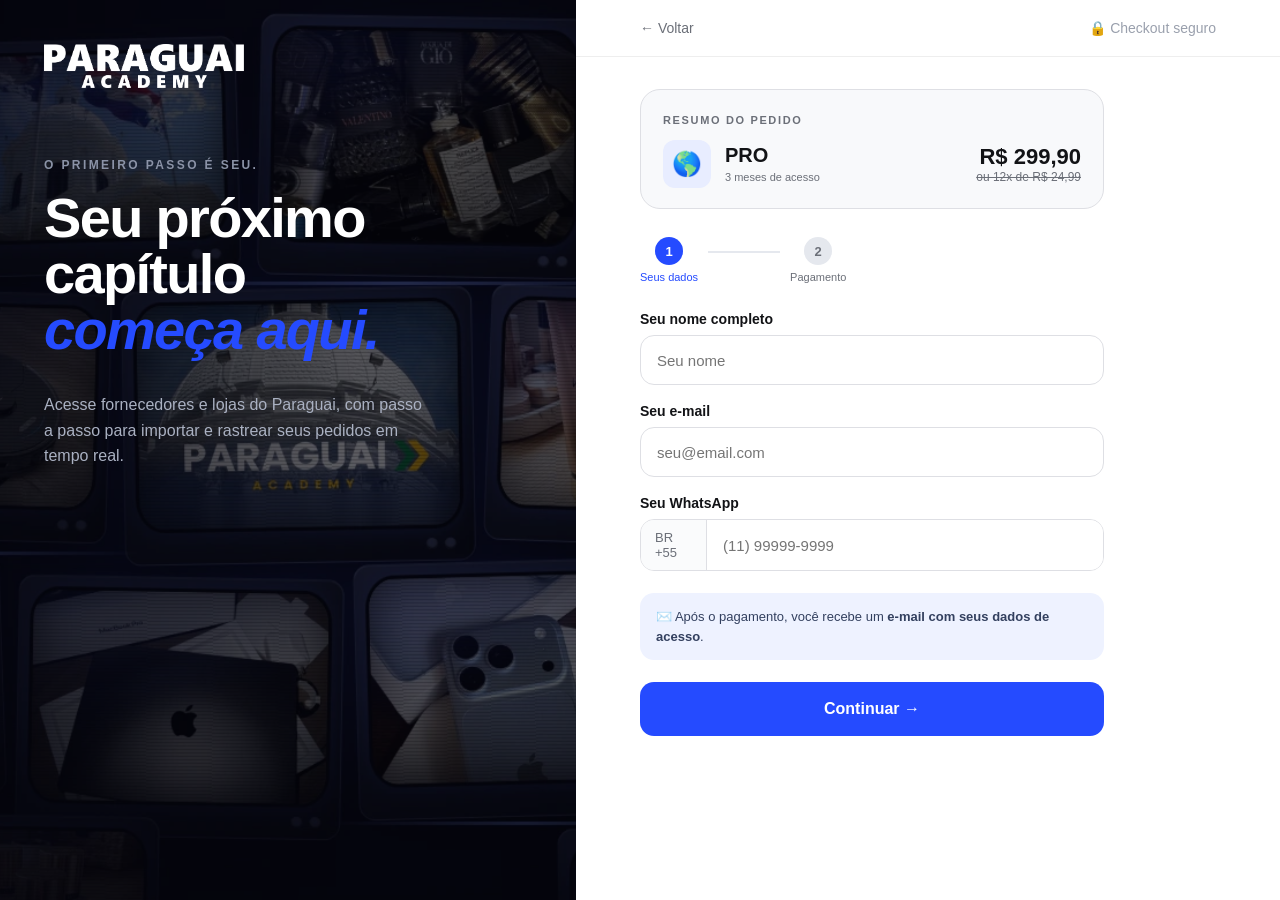
<file: checkout.html>
<!doctype html>
<html lang="pt-BR"><head><meta charset="utf-8"><meta name="viewport" content="width=device-width,initial-scale=1">
<title>Checkout — Paraguai Academy</title>
<link rel="icon" href="/mirror/connectacademy.com.br/portal/assets/favicon-32x32.png">
<style>
@font-face{font-family:Manrope;src:url(/mirror/connectacademy.com.br/portal/assets/Manrope-ExtraBold.ttf);font-weight:800}
*{box-sizing:border-box}body{margin:0;font-family:Manrope,Arial,sans-serif;color:#121316;background:#fff}
.wrap{display:grid;grid-template-columns:minmax(0,45fr) minmax(0,55fr);min-height:100vh}
.left{position:sticky;top:0;height:100vh;background:#05060d;color:#fff;padding:44px;display:flex;flex-direction:column;overflow:hidden}
.left:before{content:"";position:absolute;inset:0;background:url(/mirror/connectacademy.com.br/portal/assets/hero-paraguai.webp) center/cover;opacity:.35}
.left>*{position:relative}.left img{height:44px;width:auto;align-self:flex-start}
.kick{margin-top:70px;font-size:12px;letter-spacing:.2em;font-weight:800;color:#8b93a7}
h1{font-size:56px;line-height:1;margin:18px 0;font-weight:800;letter-spacing:-.03em}h1 em{color:#254bff;display:block}
.left p{color:#aab1c2;font-size:16px;line-height:1.6;max-width:380px}
.right{padding:0 0 60px}.top{display:flex;justify-content:space-between;padding:20px 64px;border-bottom:1px solid #eee;font-size:14px}
.top a{color:#6b6f78;text-decoration:none}.top span{color:#9aa0ad}
.box{max-width:464px;margin:32px 64px}
.sum{background:#f8f9fb;border:1px solid #dedfe4;border-radius:20px;padding:20px 22px}
.sum small{font-size:11px;letter-spacing:.15em;color:#6b6f78;font-weight:800}
.sum div{display:flex;align-items:center;gap:14px;margin-top:12px}.ic{width:48px;height:48px;border-radius:12px;background:#e8edff;display:grid;place-items:center;font-size:24px}
.sum b{font-size:20px}.sum .pr{margin-left:auto;text-align:right;font-size:22px;font-weight:800}.sum .pr s{display:block;font-size:12px;font-weight:400;color:#6b6f78}
.steps{display:flex;align-items:center;margin:28px 0;font-size:11px;color:#6b6f78}.st{display:grid;justify-items:center;gap:6px}
.st i{width:28px;height:28px;border-radius:50%;background:#e5e8ee;display:grid;place-items:center;font-style:normal;font-weight:800;font-size:13px;color:#6b6f78}
.st.on i{background:#254bff;color:#fff}.st.on{color:#254bff}.ln{width:72px;height:2px;background:#e5e8ee;margin:-16px 10px 0}
label{display:block;font-weight:800;font-size:14px;margin:18px 0 8px}
input{width:100%;height:50px;border:1px solid #dedfe4;border-radius:14px;padding:0 16px;font:inherit;font-size:15px;outline:0}input:focus{border-color:#254bff}
.ph{display:flex;border:1px solid #dedfe4;border-radius:14px;overflow:hidden}.ph span{padding:0 14px;display:grid;place-items:center;font-size:13px;color:#6b6f78;border-right:1px solid #dedfe4;background:#fafbfc}.ph input{border:0;border-radius:0}
.note{background:#eef2ff;border-radius:14px;padding:14px 16px;font-size:13px;line-height:1.5;margin-top:22px;color:#33405f}
.btn{width:100%;height:54px;margin-top:22px;border:0;border-radius:14px;background:#254bff;color:#fff;font:inherit;font-weight:800;font-size:16px;cursor:pointer}
.pay{display:grid;gap:10px}.pay label{display:flex;gap:12px;align-items:center;margin:0;border:1px solid #dedfe4;border-radius:14px;padding:16px;cursor:pointer;font-weight:800}.pay input{width:auto;height:auto}
.pay label:has(input:checked){border-color:#254bff;background:#f3f6ff}
#s2,#ok{display:none}.err{color:#d12;font-size:12px;margin-top:6px}
@media(max-width:900px){.wrap{grid-template-columns:1fr}.left{position:static;height:auto;padding:28px}.kick{margin-top:24px}h1{font-size:38px}.top{padding:16px 24px}.box{margin:24px}}
</style></head><body><div class="wrap">
<aside class="left"><img src="/mirror/connectacademy.com.br/portal/assets/logo-white.png" alt="Paraguai Academy">
<div class="kick">O PRIMEIRO PASSO É SEU.</div><h1>Seu próximo capítulo <em>começa aqui.</em></h1>
<p>Acesse fornecedores e lojas do Paraguai, com passo a passo para importar e rastrear seus pedidos em tempo real.</p></aside>
<main class="right"><div class="top"><a href="/#planos">← Voltar</a><span>🔒 Checkout seguro</span></div>
<div class="box">
<div class="sum"><small>RESUMO DO PEDIDO</small><div><span class="ic">🌎</span><span><b id="pn">PRO</b><br><small style="letter-spacing:0;font-weight:400">3 meses de acesso</small></span><span class="pr"><span id="pp">R$ 299,90</span><s id="pi"></s></span></div></div>
<div class="steps"><div class="st on" id="t1"><i>1</i>Seus dados</div><div class="ln"></div><div class="st" id="t2"><i>2</i>Pagamento</div></div>
<form id="s1"><label>Seu nome completo</label><input id="nm" placeholder="Seu nome" required>
<label>Seu e-mail</label><input id="em" type="email" placeholder="seu@email.com" required>
<label>Seu WhatsApp</label><div class="ph"><span>BR +55</span><input id="wa" type="tel" placeholder="(11) 99999-9999" required></div>
<div class="note">✉️ Após o pagamento, você recebe um <b>e-mail com seus dados de acesso</b>.</div>
<button class="btn">Continuar →</button></form>
<form id="s2"><div class="note">Você será levado ao ambiente seguro do <b>Mercado Pago</b> para pagar com Pix, cartão ou boleto.</div><div class="err" id="er"></div><button class="btn" id="go">Pagar com Mercado Pago</button></form>

</div></main></div>
<script>
var P={starter:["STARTER",49.9],pro:["PRO",299.9]},k=new URLSearchParams(location.search).get("plano");if(!P[k])k="pro";
var f=function(v){return "R$ "+v.toFixed(2).replace(".",",")};
pn.textContent=P[k][0];pp.textContent=f(P[k][1]);pi.textContent="ou 12x de "+f(P[k][1]/12);
s1.onsubmit=function(e){e.preventDefault();s1.style.display="none";s2.style.display="block";t2.className="st on"};
var L={starter:"https://mpago.la/1HG7E5P",pro:"https://mpago.la/2C3Rx2y"};
s2.onsubmit=function(e){e.preventDefault();location.href=L[k]};
</script></body></html>
</file>
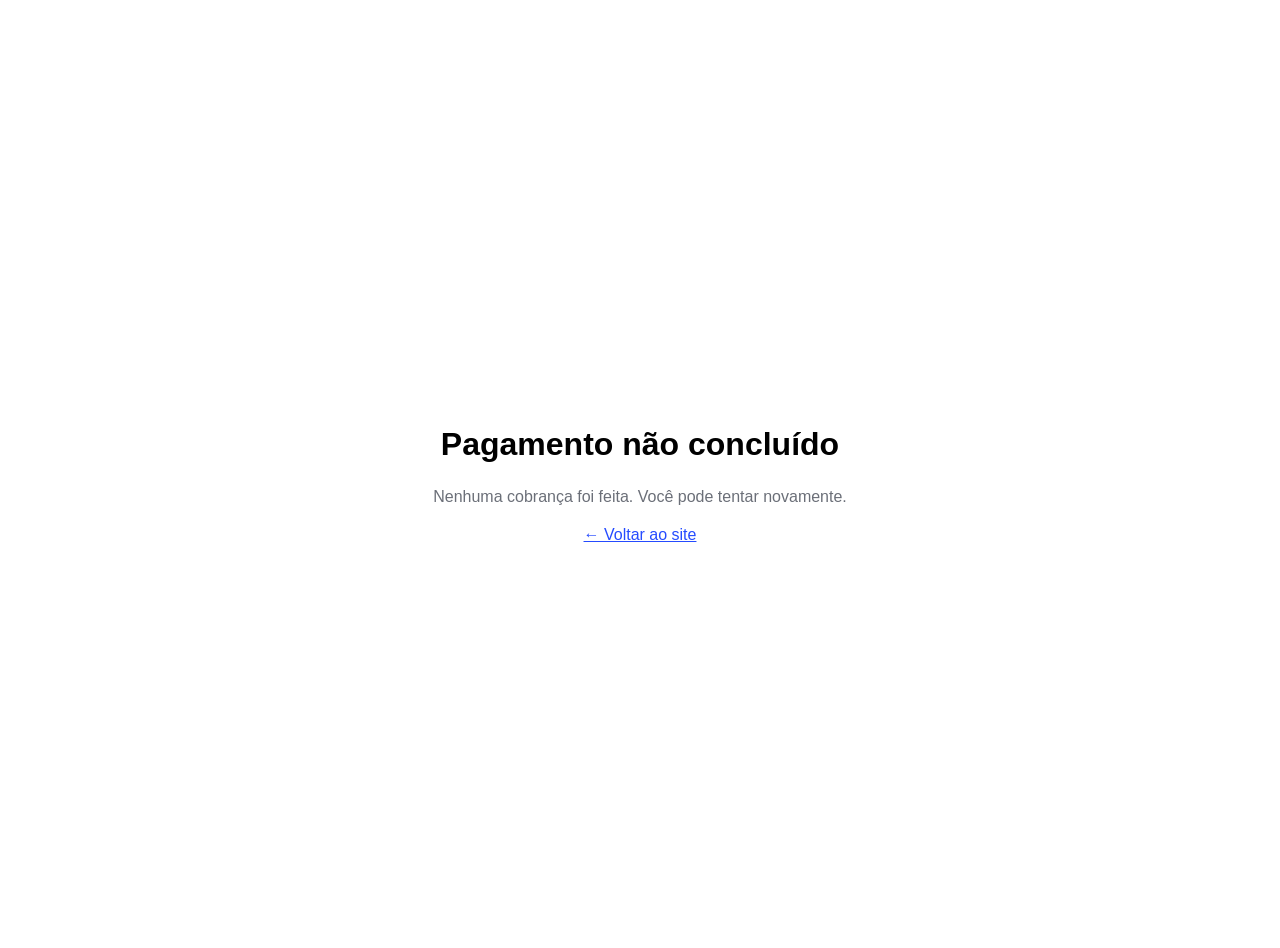
<file: obrigado.html>
<!doctype html><html lang="pt-BR"><meta charset="utf-8"><meta name="viewport" content="width=device-width,initial-scale=1"><title>Pedido — Paraguai Academy</title>
<body style="font-family:Arial,sans-serif;display:grid;place-items:center;min-height:100vh;margin:0;text-align:center;padding:24px"><div style="max-width:420px">
<h1 id="t"></h1><p id="p" style="color:#6b6f78;line-height:1.6"></p><a href="/" style="color:#254bff">← Voltar ao site</a></div>
<script>var s=new URLSearchParams(location.search).get("status"),m={success:["Pagamento aprovado! 🎉","Você vai receber um e-mail com seus dados de acesso."],pending:["Pagamento pendente","Assim que o Mercado Pago confirmar, você recebe o acesso por e-mail."]}[s]||["Pagamento não concluído","Nenhuma cobrança foi feita. Você pode tentar novamente."];t.textContent=m[0];p.textContent=m[1]</script></body></html>
</file>
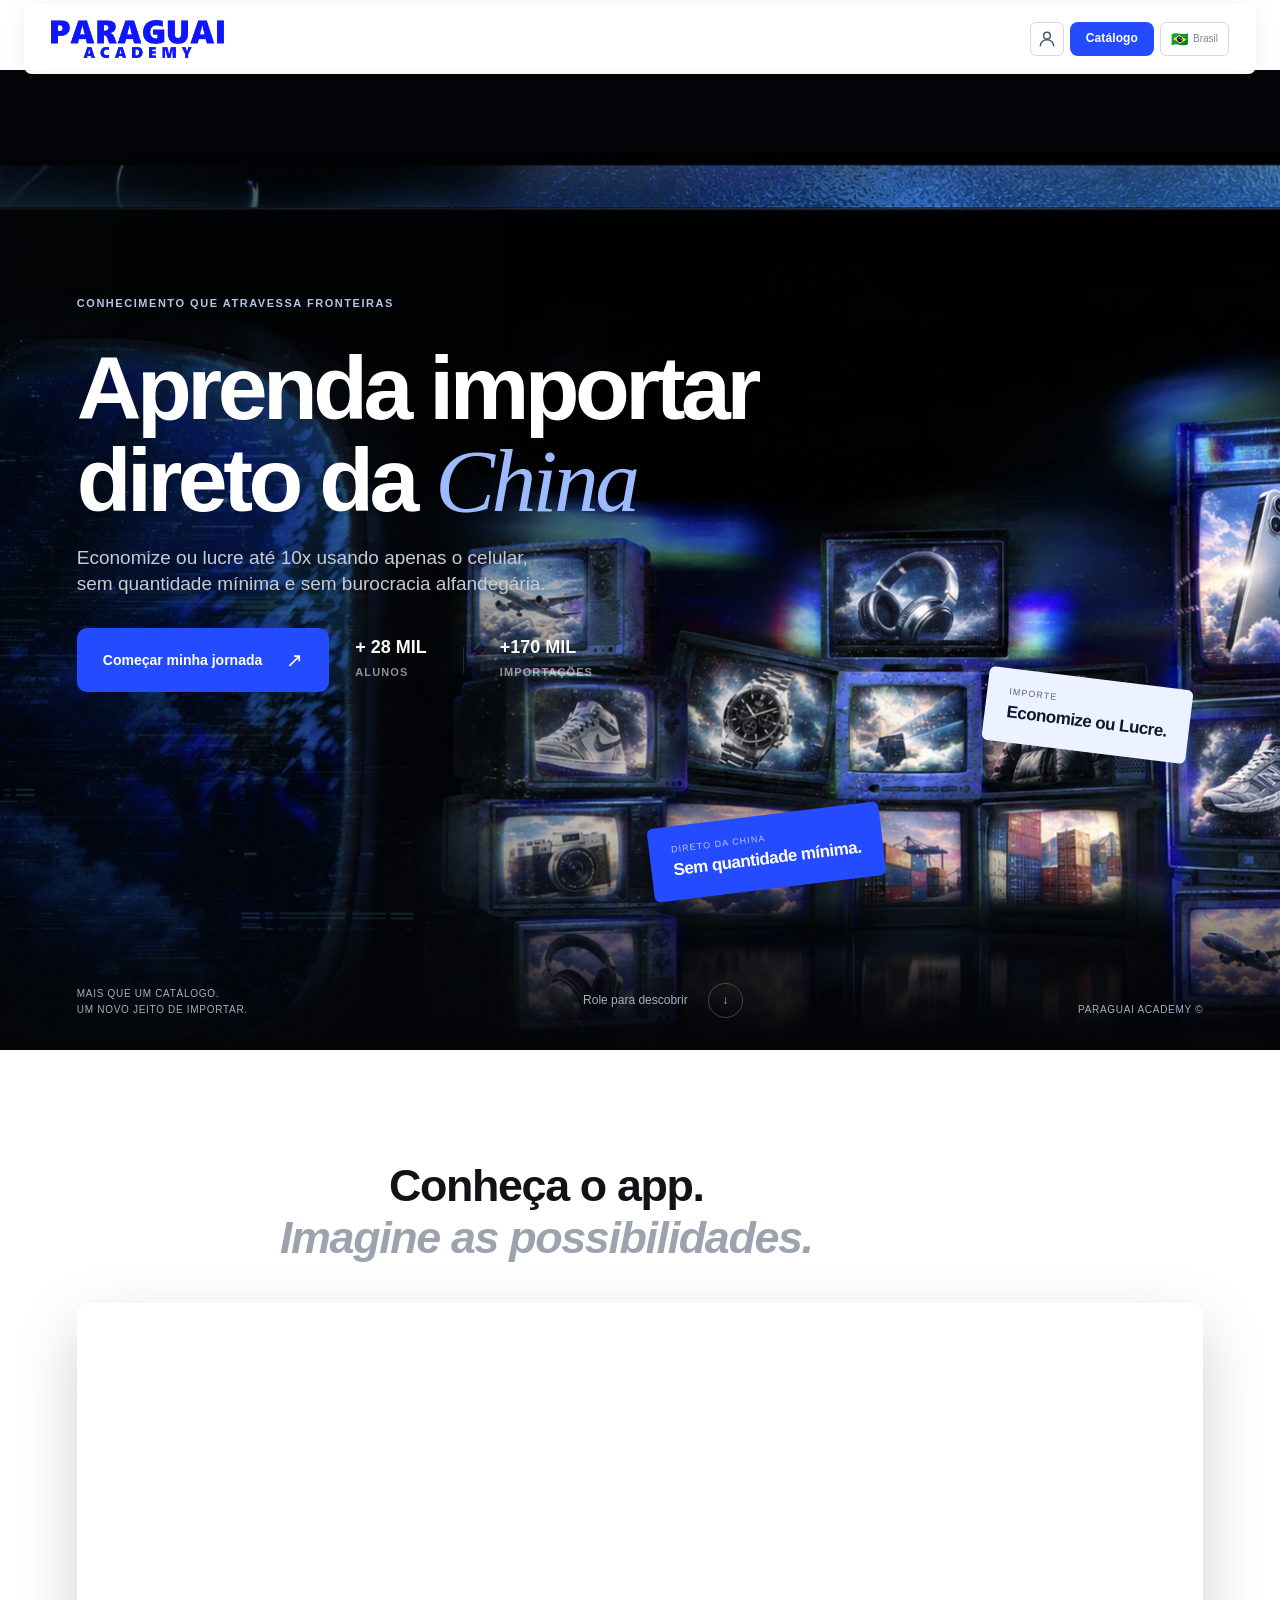
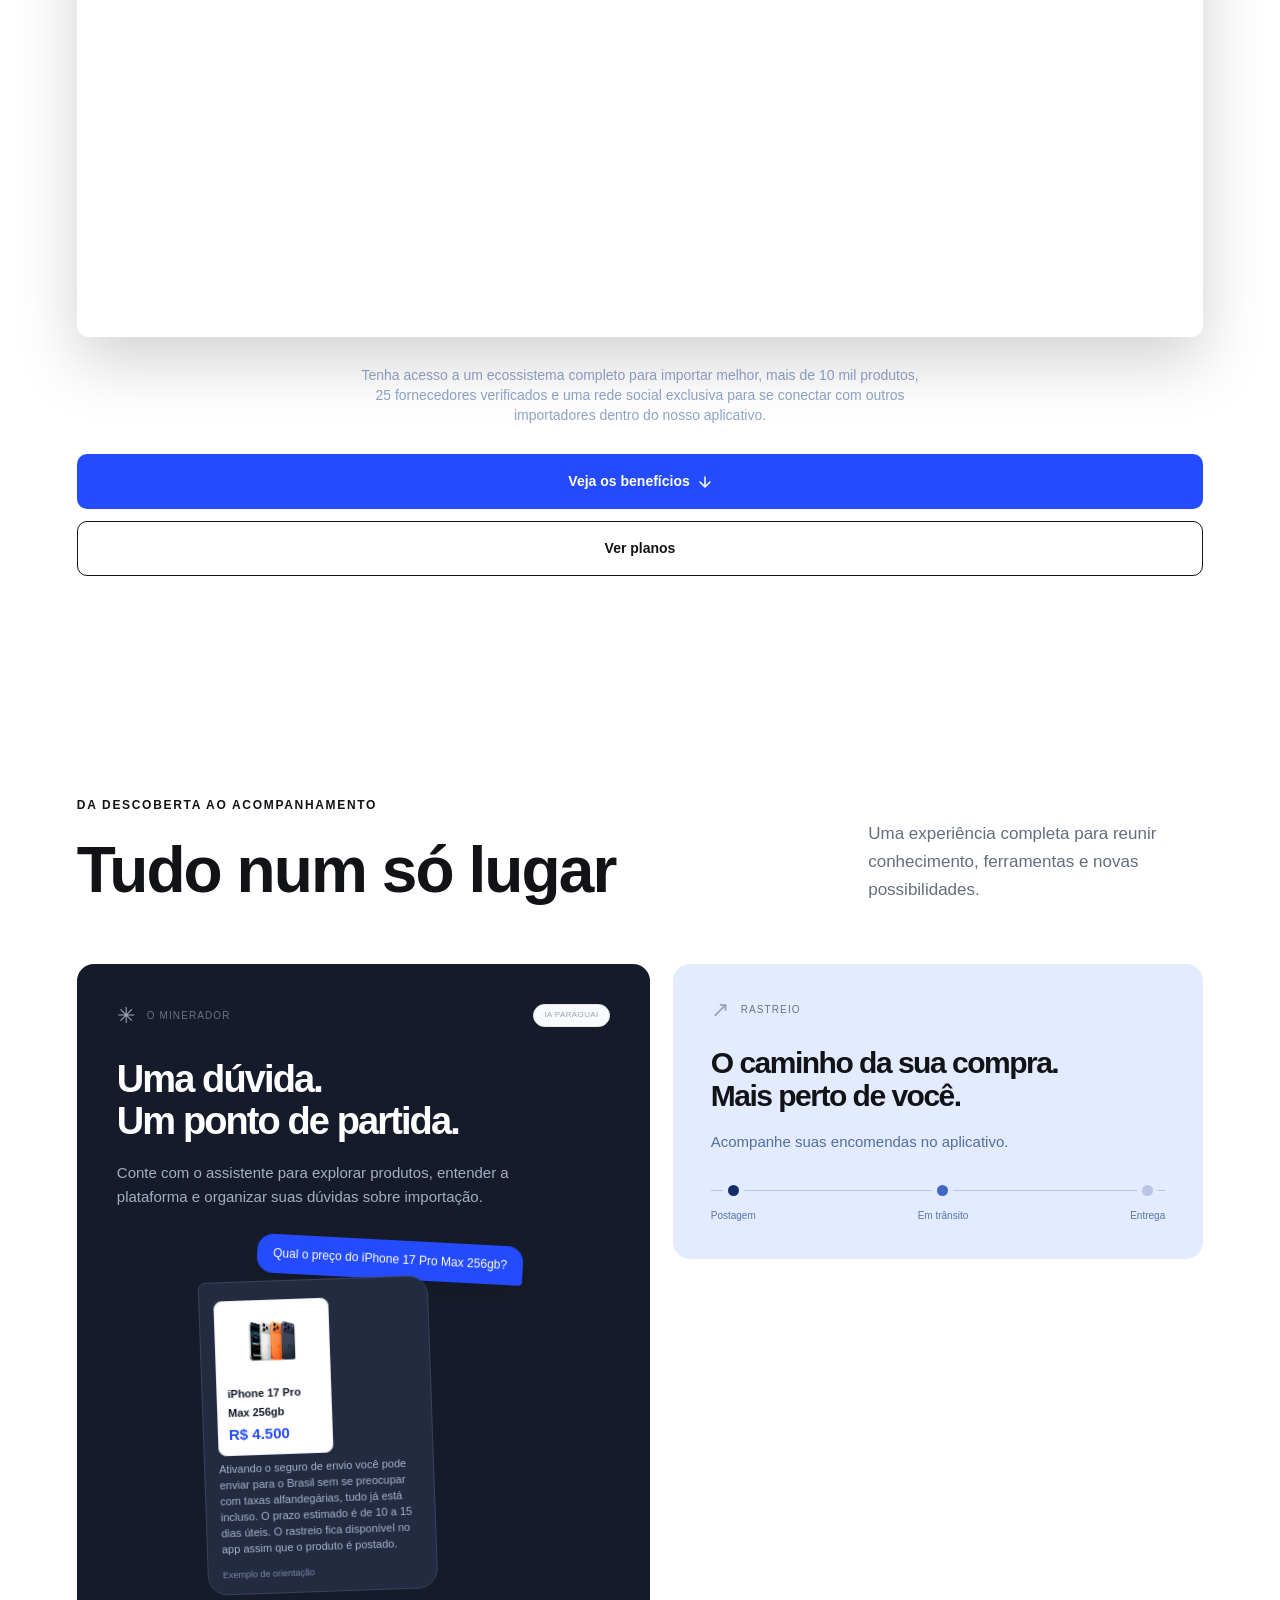
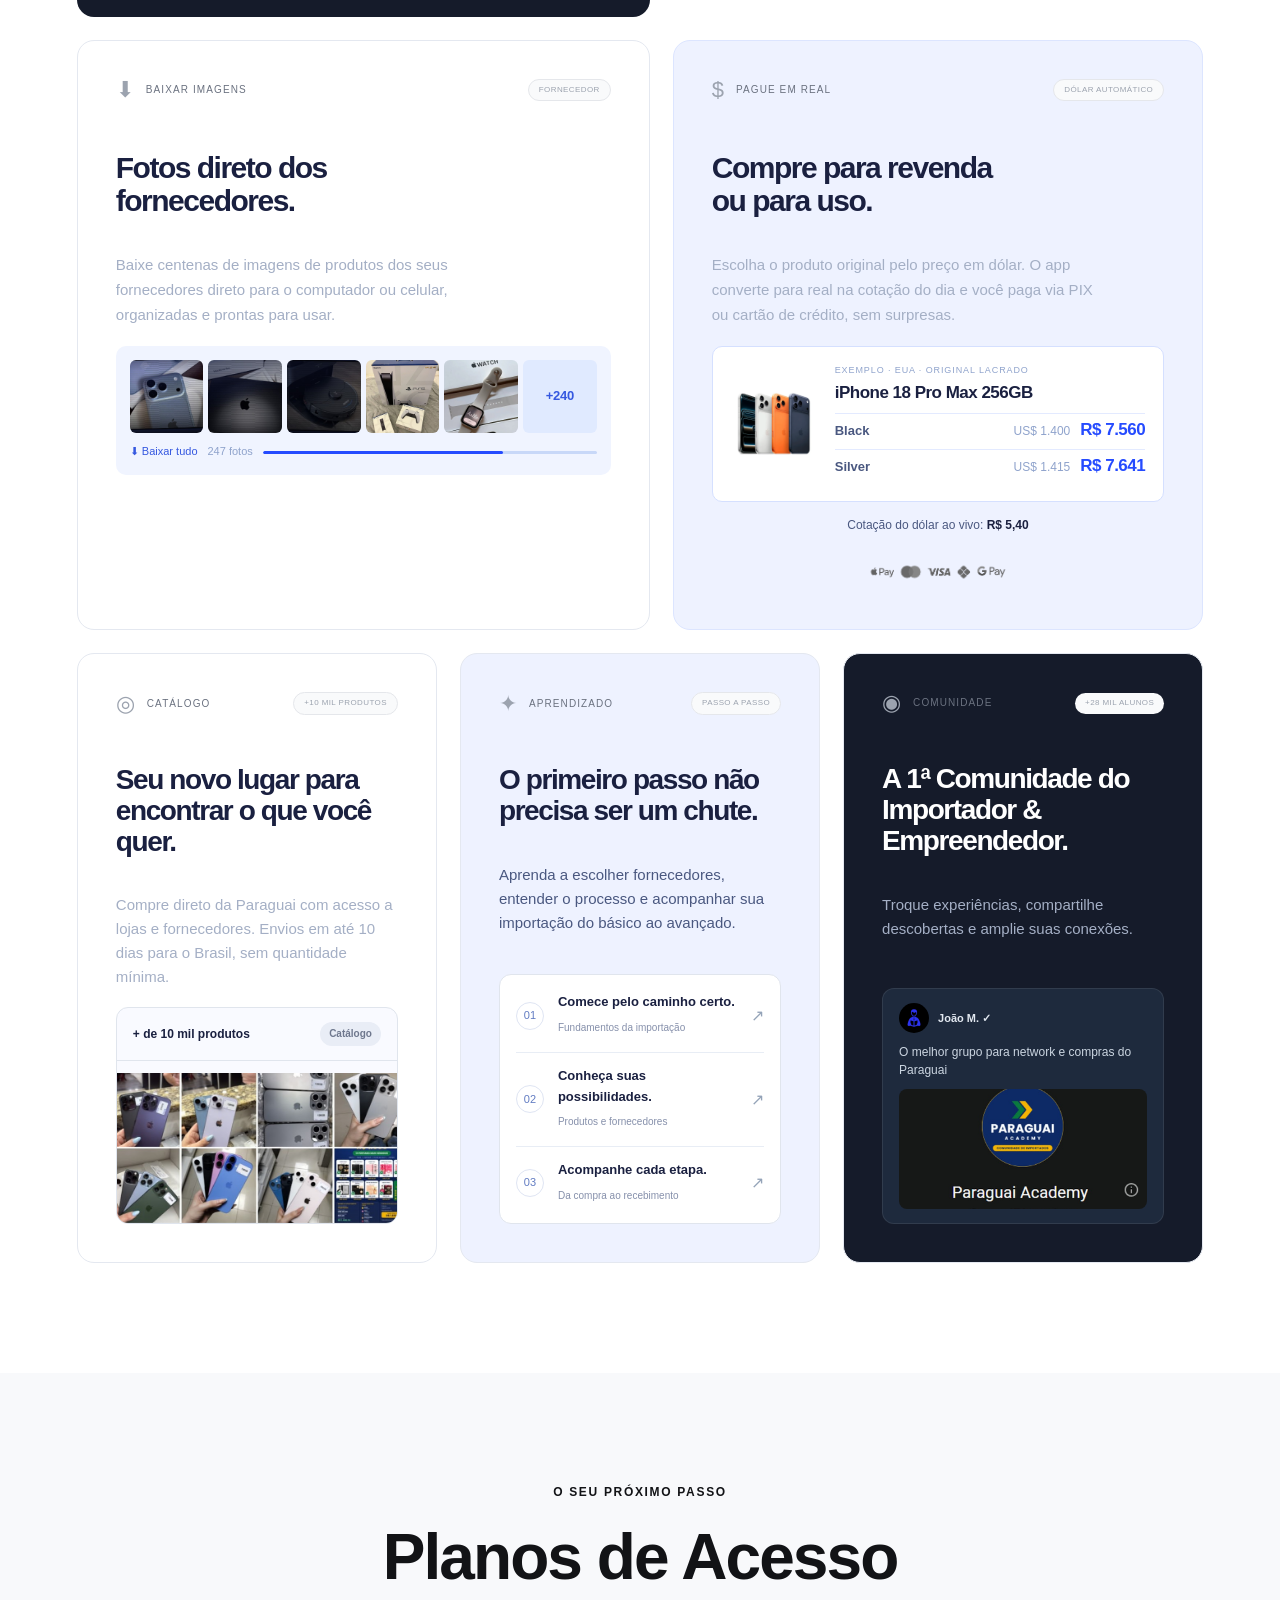
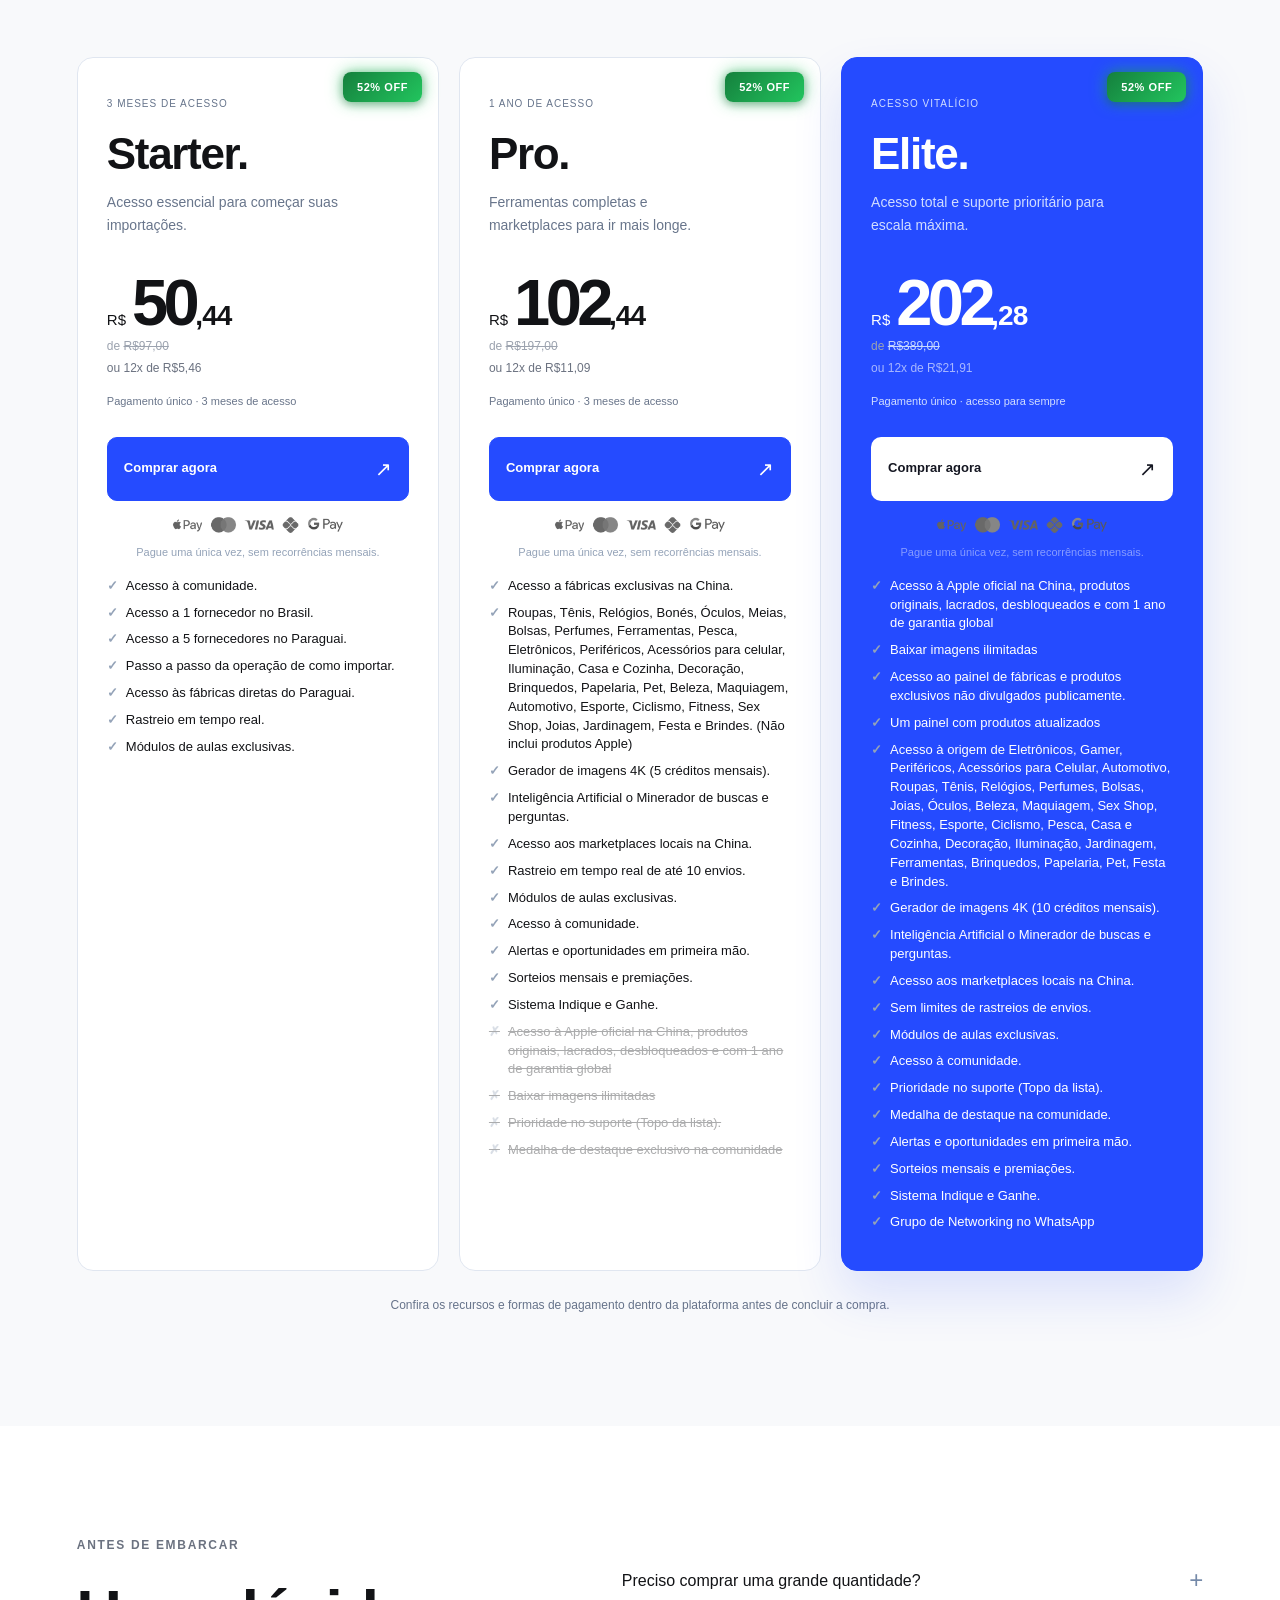
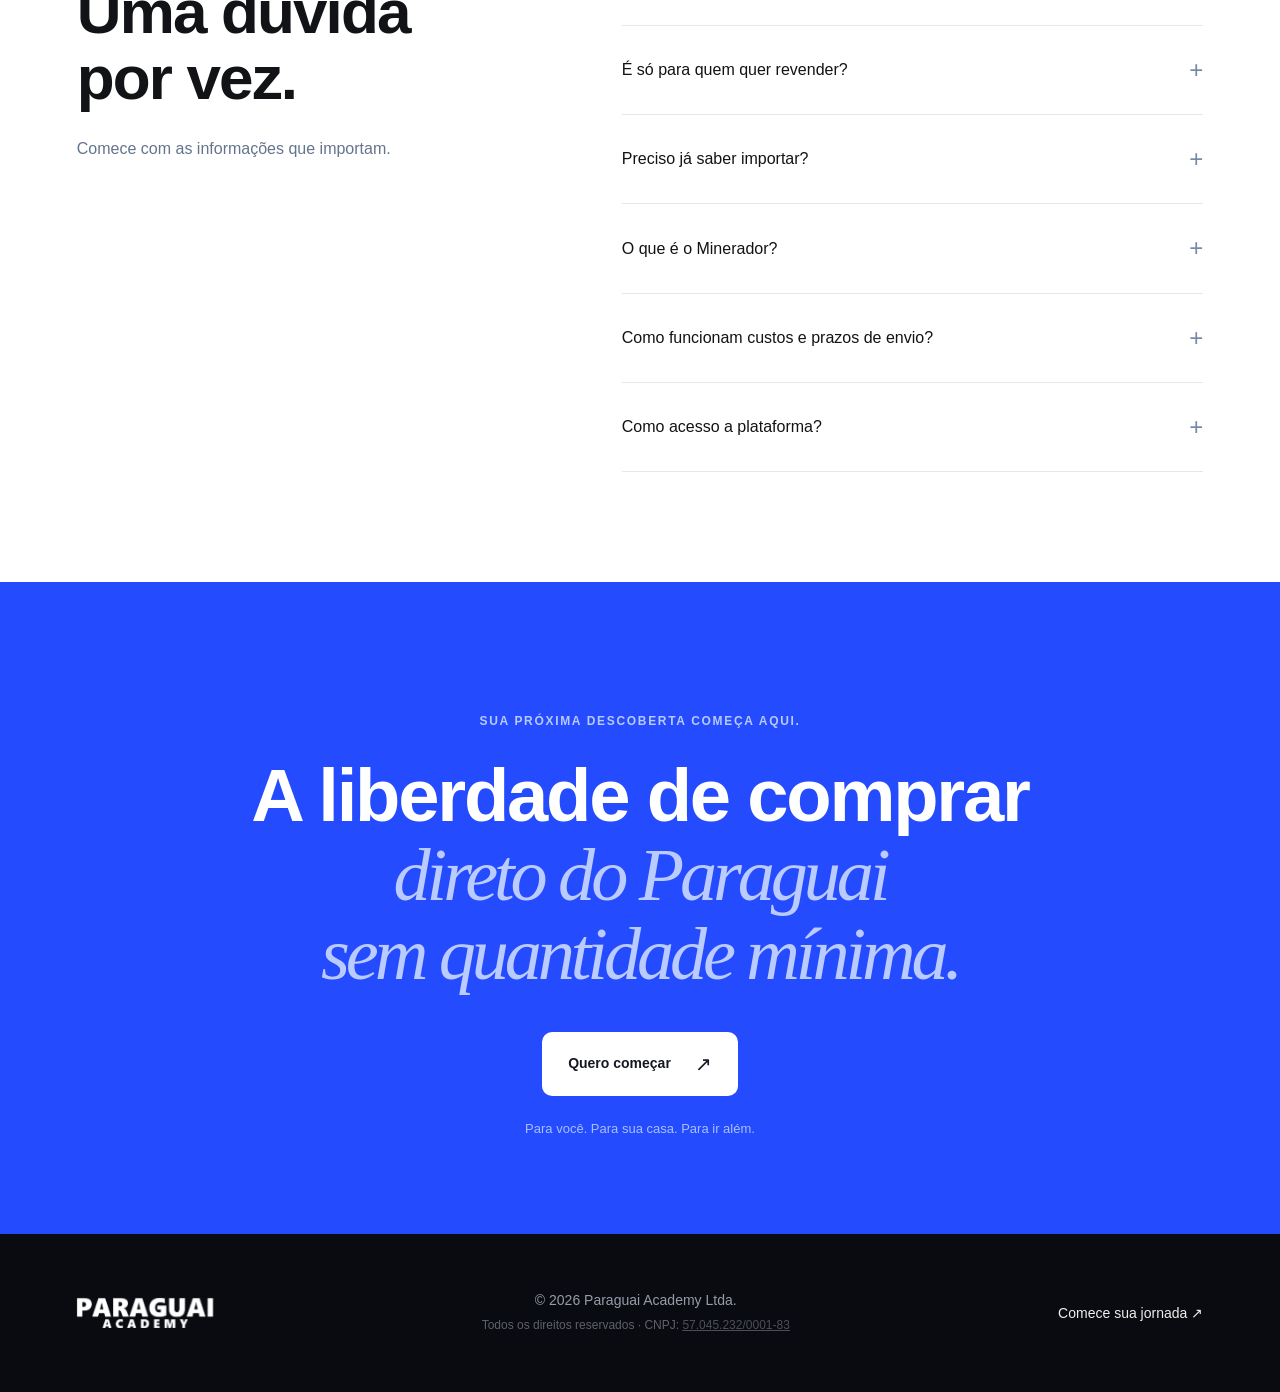
<file: snapshot.html>
<!DOCTYPE html>
<!-- VibeCloner · mirror | https://connectacademy.com.br/?utm_source=organic&utm_campaign=&utm_medium=&utm_content=&utm_term=#universo | 2026-11-13T02:00:25.927Z -->
<html lang="pt-BR"><head><meta charset="utf-8"><meta name="viewport" content="width=device-width, initial-scale=1"><meta name="theme-color" content="#0a0b0e"><meta name="description" content="Aprenda a importar da China para uso pessoal ou para seu negócio. Conheça os produtos, aulas, ferramentas e comunidade da Paraguai Academy."><title>Paraguai Academy — O mundo ao seu alcance.</title><meta property="og:type" content="website"><meta property="og:url" content="https://connectacademy.com.br/"><meta property="og:title" content="Paraguai Academy — O mundo ao seu alcance."><meta property="og:description" content="Aprenda a importar da China para uso pessoal ou para seu negócio. Conheça os produtos, aulas, ferramentas e comunidade da Paraguai Academy."><meta property="og:image" content="https://connectacademy.com.br/portal/assets/og-cover.jpg"><meta property="og:image:width" content="1200"><meta property="og:image:height" content="630"><meta name="twitter:card" content="summary_large_image"><meta name="twitter:title" content="Paraguai Academy — O mundo ao seu alcance."><meta name="twitter:description" content="Aprenda a importar da China para uso pessoal ou para seu negócio."><meta name="twitter:image" content="https://connectacademy.com.br/portal/assets/og-cover.jpg"><link rel="apple-touch-icon" sizes="180x180" href="/mirror/connectacademy.com.br/portal/assets/apple-touch-icon.png"><link rel="shortcut icon" href="/mirror/connectacademy.com.br/portal/assets/favicon-32x32.png"><link rel="icon" type="image/png" sizes="32x32" href="/mirror/connectacademy.com.br/portal/assets/favicon-32x32.png"><link rel="icon" type="image/png" sizes="16x16" href="/mirror/connectacademy.com.br/portal/assets/favicon-16x16.png"><link rel="preconnect" href="https://connect1-cdn.b-cdn.net"><link rel="preconnect" href="https://iframe.mediadelivery.net"><link rel="dns-prefetch" href="https://iframe.mediadelivery.net">
  <link rel="dns-prefetch" href="https://connect1-cdn.b-cdn.net">
  <link rel="manifest" href="/mirror/connectacademy.com.br/portal/assets/site.webmanifest"><meta name="apple-mobile-web-app-capable" content="yes"><meta name="apple-mobile-web-app-status-bar-style" content="black-translucent"><meta name="apple-mobile-web-app-title" content="Paraguai Academy"><link rel="stylesheet" href="/mirror/connectacademy.com.br/portal/styles.css"><link rel="preload" href="/mirror/connectacademy.com.br/portal/assets/tv-world.webp" as="image"><style>.btn,.btn-white,.btn-outline{border-radius:10px!important}</style><style>.story-step[data-step="2"]{background:#000!important}.scroll-story[data-chapter="2"],.scroll-story.chapter-2{background:#000!important}</style><style>
/* Importar/Conecte step: azul no mobile em vez de preto */
@media (max-width: 900px) {
  .story-step[data-step="2"] { background: transparent !important; }
}
/* Profile icon: borda fina */
a[aria-label="Entrar na conta"] {
  border: 1.5px solid rgba(0,0,0,0.18);
  border-radius: 50%;
  width: 34px; height: 34px;
  display: inline-flex; align-items: center; justify-content: center;
}
/* Flag: sempre visível, emoji quadradinho */
.header-region {
  display: inline-flex !important;
}
.header-region .flag-text { display: none; }
@media (max-width: 768px) {
  .header-region span[aria-hidden] { display: none; }
  .header-region { font-size: 18px; padding: 4px 6px; }
}
</style><style>
@media (max-width: 768px) {
  .flag-label { display: none; }
  .flag-emoji { font-size: 20px; image-rendering: pixelated; }
  .header-region { border-radius: 6px; padding: 4px 8px; }
}
</style><style>
@keyframes fadeSlideUp {
  from { opacity: 0; transform: translateY(28px); }
  to   { opacity: 1; transform: translateY(0); }
}
.conheca-title {
  animation: fadeSlideUp 0.9s cubic-bezier(.16,1,.3,1) both;
}
.conheca-sub {
  display: inline-block;
  animation: fadeSlideUp 1.1s 0.18s cubic-bezier(.16,1,.3,1) both;
}
</style><style>
.miner-conversation > div {
  padding: 12px 14px !important;
  font-size: 12px !important;
  max-width: 72% !important;
}
.miner-conversation > div b { font-size: 11px !important; }
.miner-conversation > div p { font-size: 11px !important; line-height: 1.45 !important; margin: 6px 0 0 !important; }
.miner-conversation > div small { font-size: 9px !important; }
.miner-conversation { max-width: 420px; }
</style><style>
.miner-conversation { max-width: 320px !important; }
.miner-card .miner-conversation { margin: 0 auto; }
</style><style>
/* desktop: flag button shows normally */
.header-region {
  border: 1px solid rgba(0,0,0,0.15) !important;
  border-radius: 6px !important;
  display: inline-flex !important;
  align-items: center !important;
  gap: 5px;
  padding: 0 10px !important;
  height: 34px !important;
  background: transparent;
  font-size: 14px !important;
}
/* mobile: flag button collapses to 34x34 icon only */
@media (max-width: 768px) {
  .header-region {
    width: 34px !important;
    padding: 0 !important;
    justify-content: center !important;
    font-size: 18px !important;
  }
  .header-region .flag-label { display: none !important; }
}
</style><style>
.tool-title { color: #6b7280 !important; border-color: #e5e7eb !important; }
.tool-title .tool-icon { color: #9ca3af !important; }
.small-pill { color: #9ca3af !important; border-color: #e5e7eb !important; background: #f9fafb !important; }
.tool-title svg { color: #9ca3af !important; stroke: #9ca3af !important; }
</style><style>
header > div { gap: 6px !important; }
header > div a, header > div button { margin: 0 !important; }
</style><style>
.miner-conversation { gap: 10px !important; padding-bottom: 0 !important; }
.miner-conversation > div { margin-top: 0 !important; }
.miner-card { padding-bottom: 24px !important; }
</style>
<noscript><img height="1" width="1" style="display:none" src="https://www.facebook.com/tr?id=1207575821540865&ev=PageView&noscript=1"/></noscript><style>
article.plan { position: relative; }
.plan-off-badge {
  position: absolute !important;
  top: 14px !important;
  right: 16px !important;
  margin: 0 !important;
  align-self: unset !important;
  width: fit-content !important;
}
body.eu-mode .price-old-br, body.eu-mode .price-installment-br { display: none !important; }
body.eu-mode .cashback-br { display: none !important; }
body:not(.eu-mode) .cashback-eu { display: none !important; }
</style><style>
.final-cta { position: relative; overflow: hidden; }
.final-cta::before {
  content: '';
  position: absolute;
  inset: 0;
  background: url('/mirror/i.postimg.cc/wMgNqphR/Imagem-do-Codex-13-de-set-de-2026-04-50-59.png') center/cover no-repeat;
  opacity: 0.18;
  z-index: 0;
}
.final-cta > * { position: relative; z-index: 1; }
</style><style>
#aniv-bar{position:relative;display:block;min-height:44px;overflow:hidden;background:linear-gradient(90deg,#080812 0%,#0e1630 30%,#0a1240 50%,#0e1630 70%,#080812 100%);border-bottom:1px solid rgba(37,75,255,.25)}
#aniv-bar::before{content:'';position:absolute;inset:0;background:linear-gradient(105deg,transparent 20%,rgba(37,75,255,.06) 40%,rgba(37,75,255,.12) 50%,rgba(37,75,255,.06) 60%,transparent 80%);animation:anivShimmer 3s ease-in-out infinite;pointer-events:none}
@keyframes anivShimmer{0%,100%{transform:translateX(-60%);opacity:.4}50%{transform:translateX(60%);opacity:1}}
#aniv-inner{position:relative;z-index:1;display:flex;align-items:center;justify-content:center;padding:8px 44px 8px 16px;min-height:42px;gap:0}
#aniv-track{display:flex;align-items:center;gap:14px;white-space:nowrap;flex-wrap:nowrap}
.aniv-pill{display:inline-flex;align-items:center;gap:5px;background:#254bff;color:#fff;font-size:10px;font-weight:900;letter-spacing:.1em;padding:5px 14px;border-radius:8px;text-transform:uppercase;flex-shrink:0;box-shadow:0 4px 14px rgba(37,75,255,.4)}
.aniv-dot{color:rgba(255,255,255,.2);font-size:14px;flex-shrink:0;line-height:1}
.aniv-msg{color:#e2e8f0;font-size:12.5px;font-weight:500;letter-spacing:.01em;flex-shrink:0}
.aniv-msg em{font-style:normal;color:#22c55e;font-weight:900;font-size:13.5px;animation:anivGlow 2.4s ease-in-out infinite}
@keyframes anivGlow{0%,100%{filter:brightness(1)}50%{filter:brightness(1.25)}}
.aniv-tag{display:inline-flex;align-items:center;gap:4px;background:rgba(34,197,94,.15);border:1px solid rgba(34,197,94,.4);color:#4ade80;font-size:10px;font-weight:700;letter-spacing:.09em;padding:2px 9px;border-radius:40px;flex-shrink:0;text-transform:uppercase}
.aniv-cta{display:inline-flex;align-items:center;justify-content:center;gap:6px;min-height:32px;padding:6px 20px;background:#254bff;color:#fff;font-size:12px;font-weight:700;letter-spacing:.01em;border-radius:40px;text-decoration:none;flex-shrink:0;transition:transform .3s cubic-bezier(.16,1,.3,1),background .2s;white-space:nowrap;box-shadow:0 4px 14px rgba(37,75,255,.4)}
.aniv-cta span{font-size:16px;font-weight:400}
.aniv-cta:hover{transform:translateY(-2px);background:#1840e7;box-shadow:0 6px 20px rgba(37,75,255,.55)}
#aniv-close{position:absolute;right:10px;top:50%;transform:translateY(-50%);background:none;border:none;color:rgba(255,255,255,.3);font-size:14px;cursor:pointer;padding:5px 8px;line-height:1;transition:color .2s;z-index:2}
#aniv-close:hover{color:#fff}
@media(max-width:640px){
  #aniv-track{animation:anivScroll 16s linear infinite;width:max-content;gap:18px}
  @keyframes anivScroll{0%{transform:translateX(0)}100%{transform:translateX(-50%)}}
  #aniv-inner{justify-content:flex-start;padding-left:10px}
  .aniv-msg{font-size:11.5px}
  .aniv-cta,.aniv-tag{display:none}
}
</style><style>.ip-ex{display:flex;align-items:center;gap:18px}.ip-ex img{width:86px;flex-shrink:0;object-fit:contain}.ip-info{flex:1;min-width:0}.ip-info strong{display:block;font:800 17px/1.2 Manrope,sans-serif;letter-spacing:-.03em;margin-bottom:10px}.ip-ex .conv-label{margin-bottom:6px}.ip-row{display:flex;align-items:baseline;gap:10px;padding:7px 0;border-top:1px solid #e3eaff;font-size:13px}.ip-row span{flex:1;color:#4a5880;font-weight:600}.ip-row i{font-style:normal;color:#8fa3cc;font-size:12px}.ip-row b{font:800 17px/1 Manrope,sans-serif;color:var(--blue);letter-spacing:-.03em}.ip-rate{text-align:center;font-size:12px;color:#4a5880}.ip-rate b{color:#1a2040}@media(max-width:480px){.ip-ex{flex-direction:column;align-items:flex-start}}</style><style>.tools-grid>.tool-stack:not(.tool-pair){align-self:start}.tool-stack .tracking-card{flex:none}</style></head>


<body><div id="aniv-bar" style="display: none;">
  <div id="aniv-inner">
    <div id="aniv-track">
      <span class="aniv-pill">🖤 BLACK FRIDAY</span>
      <span class="aniv-dot">·</span>
      <span class="aniv-msg">Cupom aplicado com sucesso! <em>52% OFF</em> em todos os planos</span>
      <span class="aniv-dot">·</span>
      <span class="aniv-tag">✓ Desconto ativo</span>
      <span class="aniv-dot">·</span>
      <a class="aniv-cta" href="#planos">Assinar agora <span>↗︎︎</span></a>
      <!-- duplicate for mobile scroll -->
      <span class="aniv-pill" aria-hidden="true">🖤 BLACK FRIDAY</span>
      <span class="aniv-dot" aria-hidden="true">·</span>
      <span class="aniv-msg" aria-hidden="true">Cupom aplicado com sucesso! <em>52% OFF</em> em todos os planos</span>
      <span class="aniv-dot" aria-hidden="true">·</span>
      <span class="aniv-tag" aria-hidden="true">✓ Desconto ativo</span>
    </div>
  </div>
  <button id="aniv-close" onclick="closeAnivBar()" aria-label="Fechar anúncio">✕</button>
</div>


<a class="skip" href="#conteudo">Ir para o conteúdo</a><header class="header" style="top: 4px;"><a class="brand logo-brand" href="#inicio" aria-label="Paraguai Academy início"><img src="/mirror/connectacademy.com.br/portal/assets/logo.png?v=2" alt="Paraguai Academy" height="38"></a><div class="header-actions"><a class="header-user" href="https://app.connectacademy.com.br" aria-label="Entrar na conta" style="border:1px solid rgba(0,0,0,0.15);border-radius:6px;width:34px;height:34px;display:inline-flex;align-items:center;justify-content:center"><svg width="20" height="20" viewBox="0 0 24 24" fill="none" stroke="currentColor" stroke-width="1.8" stroke-linecap="round" stroke-linejoin="round"><circle cx="12" cy="8" r="4"></circle><path d="M4 20c0-4 3.6-7 8-7s8 3 8 7"></path></svg></a><a href="https://app.connectacademy.com.br/cadastro" target="_blank" style="display:inline-flex;align-items:center;gap:6px;padding:7px 16px;background:#254bff;color:#fff;border:none;border-radius:8px;font-size:12px;font-weight:700;cursor:pointer;white-space:nowrap;letter-spacing:.01em;text-decoration:none">Catálogo</a><div class="flag-wrapper"><button class="header-region" type="button" aria-label="Selecionar região" onclick="window.toggleRegionDD&amp;&amp;window.toggleRegionDD(event)">🇧🇷 <span class="flag-label">Brasil</span></button><div id="region-dropdown" style="display: none;"><button type="button" onclick="window.setRegion&amp;&amp;window.setRegion('BR');document.getElementById('region-dropdown').style.display='none';event.stopPropagation()">🇧🇷 Brasil (R$)</button><button type="button" onclick="window.setRegion&amp;&amp;window.setRegion('EU');document.getElementById('region-dropdown').style.display='none';event.stopPropagation()">🇵🇹 Portugal (€)</button></div></div></div></header>


<main id="conteudo"><section class="hero" id="inicio" style="--hero-y: 108.08000000000001px;"><div class="hero-scene"><img src="/mirror/connectacademy.com.br/portal/assets/tv-world.webp" fetchpriority="high" decoding="async" alt="TVs de tubo azuis exibem produtos, aviões e contêineres em um cenário escuro" width="1555" height="1024"></div><div class="hero-shade"></div><div class="hero-copy"><p class="eyebrow">CONHECIMENTO QUE ATRAVESSA FRONTEIRAS</p><h1><span style="display:block">Aprenda importar</span><span style="display:block">direto da <em style="color:#9ebaff">China</em></span></h1><p class="hero-lead">Economize ou lucre até 10x usando apenas o celular, sem quantidade mínima e sem burocracia alfandegária.</p><div class="hero-ctas"><a class="btn" href="#vsl">Começar minha jornada <span>↗︎︎</span></a><div style="display:flex;gap:clamp(16px,4vw,36px);align-items:center;flex-wrap:wrap"><div style="text-align:left"><b style="display:block;font-size:clamp(15px,2vw,18px);font-weight:700;color:#faf8f3;line-height:1;margin-bottom:2px">+ 28 MIL</b><span style="font-size:11px;letter-spacing:.1em;font-weight:600;opacity:.55;text-transform:uppercase">Alunos</span></div><div style="width:1px;height:26px;background:#ffffff20;flex-shrink:0"></div><div style="text-align:left"><b style="display:block;font-size:clamp(15px,2vw,18px);font-weight:700;color:#faf8f3;line-height:1;margin-bottom:2px">+170 MIL</b><span style="font-size:11px;letter-spacing:.1em;font-weight:600;opacity:.55;text-transform:uppercase">Importações</span></div></div></div></div><div class="scene-label label-one"><span>IMPORTE</span><b>Economize ou Lucre.</b></div><div class="scene-label label-two"><span>DIRETO DA CHINA</span><b>Sem quantidade mínima.</b></div><div class="hero-bottom"><span>MAIS QUE UM CATÁLOGO. <br>UM NOVO JEITO DE IMPORTAR.</span><a href="#universo" aria-label="Explorar próxima seção">Role para descobrir <span>↓︎</span></a><span>PARAGUAI ACADEMY ©</span></div></section>
<section class="presentation section" id="conheca"><div class="wrap"><div class="section-heading" style="text-align:center;max-width:720px;margin:0 auto 40px"><h2 class="conheca-title" style="font-size:clamp(1.6rem,3.8vw,2.8rem);font-weight:800;letter-spacing:-0.03em;line-height:1.15;margin:0">Conheça o app. <br><span class="conheca-sub" style="color:#9ca3af;font-style:italic">Imagine as possibilidades.</span></h2></div><div id="vsl" style="position:relative;padding-bottom:56.25%;height:0;overflow:hidden;border-radius:12px;box-shadow:0 24px 64px rgba(0,0,0,.18)"><iframe src="https://iframe.mediadelivery.net/embed/783930/534355d4-9cfe-47e8-8b7a-c830d0deea4d?autoplay=false&amp;loop=false&amp;muted=false&amp;preload=true" style="position:absolute;top:0;left:0;width:100%;height:100%;border:none" allow="accelerometer;gyroscope;autoplay;encrypted-media;picture-in-picture" allowfullscreen=""></iframe></div><p style="text-align:center;color:#475569;font-size:16px;margin:28px 0 20px;line-height:1.6"></p><p style="text-align:center;color:#8fa4ca;font-size:14px;line-height:1.45;margin:28px auto 0;max-width:560px">Tenha acesso a um ecossistema completo para importar melhor, mais de 10 mil produtos, 25 fornecedores verificados e uma rede social exclusiva para se conectar com outros importadores dentro do nosso aplicativo.</p>
<div style="text-align:center;margin-top:28px">
<a class="btn" href="#plataforma" style="display:block;width:100%;box-sizing:border-box;text-align:center">Veja os benefícios <svg width="14" height="14" viewBox="0 0 14 14" fill="none" xmlns="http://www.w3.org/2000/svg" style="display:inline-block;vertical-align:middle;margin-left:4px"><path d="M7 2L7 12M7 12L12 7M7 12L2 7" stroke="currentColor" stroke-width="1.5" stroke-linecap="round" stroke-linejoin="round"></path></svg></a>
<a href="#planos" style="display:flex;align-items:center;justify-content:center;width:100%;box-sizing:border-box;text-align:center;margin-top:12px;min-height:55px;padding:15px 25px;border-radius:10px;border:1.5px solid #121316;background:transparent;color:#121316;font-size:14px;font-weight:700;text-decoration:none">Ver planos</a>
</div></div></section>
<section class="tools section"><div class="wrap"><div class="section-heading"><div><p class="eyebrow">DA DESCOBERTA AO ACOMPANHAMENTO</p><h2>Tudo num só lugar</h2></div><p>Uma experiência completa para reunir conhecimento, ferramentas e novas possibilidades.</p></div><div class="tools-grid"><article class="miner-card"><div class="tool-title"><span class="tool-icon" aria-hidden="true">✳︎</span><span>O MINERADOR</span><span class="small-pill">IA PARAGUAI</span></div><h3>Uma dúvida. <br>Um ponto de partida.</h3><p>Conte com o assistente para explorar produtos, entender a plataforma e organizar suas dúvidas sobre importação.</p><div class="miner-conversation"><span class="prompt-bubble">Qual o preço do iPhone 17 Pro Max 256gb?</span><div><div style="background:#fff;border-radius:8px;overflow:hidden;margin:6px 0;border:1px solid #e8eaf0;max-width:115px"><img decoding="async" src="/mirror/connectacademy.com.br/portal/assets/iphone17promax.webp" alt="iPhone 17 Pro Max" style="width:50%;max-width:55px;display:block;margin:6px auto 0;object-fit:contain"><div style="padding:8px 10px"><b style="font-size:13px;color:#0f172a">iPhone 17 Pro Max 256gb</b><br><span id="iphone-price" style="font-size:15px;font-weight:800;color:#254bff">R$ 4.500</span></div></div><p>Ativando o seguro de envio você pode enviar para o Brasil sem se preocupar com taxas alfandegárias, tudo já está incluso. O prazo estimado é de 10 a 15 dias úteis. O rastreio fica disponível no app assim que o produto é postado.</p><small>Exemplo de orientação</small></div></div></article><div class="tool-stack"><article class="tracking-card"><div class="tool-title"><span class="tool-icon" aria-hidden="true">↗︎︎</span><span>RASTREIO</span></div><h3>O caminho da sua compra. <br>Mais perto de você.</h3><p>Acompanhe suas encomendas no aplicativo.</p><div class="tracking-line" aria-label="Etapas: Postagem, Em trânsito e Entrega"><span><i></i>Postagem</span><span><i></i>Em trânsito</span><span><i></i>Entrega</span></div></article></div><div class="tool-stack tool-pair"><article class="download-card"><div class="tool-title"><span class="tool-icon" aria-hidden="true">⬇︎</span><span>BAIXAR IMAGENS</span><span class="small-pill">FORNECEDOR</span></div><h3>Fotos direto dos <br>fornecedores.</h3><p>Baixe centenas de imagens de produtos dos seus fornecedores direto para o computador ou celular, organizadas e prontas para usar.</p><div class="dl-preview"><div class="dl-grid"><div class="dl-thumb"><img src="/mirror/connectacademy.com.br/portal/assets/dl1.jpg?v=2" alt="iPhone"></div><div class="dl-thumb"><img src="/mirror/connectacademy.com.br/portal/assets/dl2.jpg?v=2" alt="MacBook"></div><div class="dl-thumb"><img src="/mirror/connectacademy.com.br/portal/assets/dl3.jpg?v=2" alt="Robô aspirador"></div><div class="dl-thumb"><img src="/mirror/connectacademy.com.br/portal/assets/dl4.jpg?v=3" alt="PlayStation 5"></div><div class="dl-thumb"><img src="/mirror/connectacademy.com.br/portal/assets/dl5.jpg?v=3" alt="Apple Watch"></div><div class="dl-thumb dl-thumb-count"><span>+240</span></div></div><div class="dl-bar"><span>⬇ Baixar tudo</span><span class="dl-count">247 fotos</span><span class="dl-progress"><span></span></span></div></div></article><article class="converter-card"><div class="tool-title"><span class="tool-icon" aria-hidden="true">$</span><span>PAGUE EM REAL</span><span class="small-pill">DÓLAR AUTOMÁTICO</span></div><h3>Compre para revenda <br>ou para uso.</h3><p>Escolha o produto original pelo preço em dólar. O app converte para real na cotação do dia e você paga via PIX ou cartão de crédito, sem surpresas.</p><div class="conv-preview"><div class="conv-box ip-ex"><img decoding="async" src="/mirror/connectacademy.com.br/portal/assets/iphone17promax.webp" alt="iPhone 18 Pro Max"><div class="ip-info"><span class="conv-label">EXEMPLO · EUA · ORIGINAL LACRADO</span><strong>iPhone 18 Pro Max 256GB</strong><div class="ip-row" data-usd="1400"><span>Black</span><i>US$ 1.400</i><b>R$ 7.560</b></div><div class="ip-row" data-usd="1415"><span>Silver</span><i>US$ 1.415</i><b>R$ 7.641</b></div></div></div><div class="ip-rate">Cotação do dólar ao vivo: <b id="usd-rate">R$ 5,40</b></div></div><div class="pay-methods" style="padding:8px 0"><img decoding="async" src="/mirror/i.postimg.cc/NGKLLVXr/LOGOSCARTAO.png" alt="Formas de pagamento" style="height:22px;object-fit:contain;display:block;margin:0 auto"></div></div></article><style>
.trio-grid{grid-column:1/-1;display:grid;grid-template-columns:repeat(3,1fr);gap:23px}
@media(max-width:760px){.trio-grid{grid-template-columns:1fr}}
.tc{display:flex;flex-direction:column;gap:18px;padding:38px;border-radius:17px;border:1px solid #e4e8f0}
.tc-catalog{background:white;color:#1a2040}
.tc-lesson{background:#eef2ff;color:#1a2040}
.tc-community{background:#151b2a;color:white}
.tc h3{font-size:28px;letter-spacing:-.05em;line-height:1.1;margin:0}
.tc>p{font-size:15px;line-height:1.6;color:#5a6680;max-width:380px;margin:0}
.tc-community>p{color:#a0b0d0}
.tc-preview{margin-top:auto;border-radius:12px;overflow:hidden}
.tc-catalog .tc-preview{background:#f9faff;border:1px solid #e0e5ed}
.tc-preview-top{padding:14px 16px;border-bottom:1px solid #e0e5ed;display:flex;align-items:center;justify-content:space-between;font-size:12px;font-weight:700}
.tc-catalog .tc-preview-top{color:#1a2040}
.tc-filters{display:flex;gap:6px;padding:14px 16px 0}
.tc-filters span{font-size:11px;padding:5px 12px;border-radius:20px}
.tc-filters span.on{background:#254bff;color:white}
.tc-filters span.off{background:#e9ecf5;color:#5d667b}
.tc-catalog .tc-img{width:100%;height:150px;object-fit:cover;display:block;margin-top:12px}
.tc-steps{display:flex;flex-direction:column}
.tc-step{display:flex;align-items:center;gap:14px;padding:13px 0;border-bottom:1px solid #e8edf5}
.tc-step:last-child{border-bottom:none}
.tc-step-num{font-size:11px;color:#627cc2;border:1px solid #dfe5f3;width:28px;height:28px;display:grid;place-items:center;border-radius:50%;flex-shrink:0}
.tc-step b{font-size:13px;display:block}
.tc-step small{font-size:10px;color:#8690ab}
.tc-step i{font-style:normal;margin-left:auto;color:#94a3b8}
.tc-post{padding:14px 16px}
.tc-post-author{display:flex;align-items:center;gap:9px;margin-bottom:10px}
.tc-post-author img.avatar{width:30px;height:30px;border-radius:50%;object-fit:cover}
.tc-post-author b{font-size:11px;color:#e2e8f0}
.tc-post p{font-size:12px;color:#cbd5e1;line-height:1.5;margin:0 0 10px}
.tc-post img.photo{width:100%;height:120px;object-fit:cover;border-radius:8px;display:block}
.tc-channels{display:flex;gap:6px;padding:12px 16px;border-bottom:1px solid #ffffff15}
.tc-channels span{font-size:10px;padding:4px 10px;border-radius:20px}
.tc-channels span.on{background:#254bff;color:white}
.tc-channels span.off{background:#ffffff15;color:#94a3b8}
</style>
<div class="trio-grid"><article class="tc tc-catalog"><div class="tool-title"><span class="tool-icon">◎</span><span>CATÁLOGO</span><span class="small-pill">+10 MIL PRODUTOS</span></div><h3>Seu novo lugar para encontrar o que você quer.</h3><p>Compre direto da Paraguai com acesso a lojas e fornecedores. Envios em até 10 dias para o Brasil, sem quantidade mínima.</p><div class="tc-preview"><div class="tc-preview-top"><span>+ de 10 mil produtos</span><span class="window-status">Catálogo</span></div><img class="tc-img" src="/mirror/connectacademy.com.br/portal/assets/catalogo-paraguai.jpg?v=1" alt="Catálogo Paraguai"></div></article><article class="tc tc-lesson"><div class="tool-title" style="color:#3558e0"><span class="tool-icon">✦</span><span>APRENDIZADO</span><span class="small-pill" style="background:#e8f0ff;color:#3558e0;border:1px solid #cddaff">PASSO A PASSO</span></div><h3>O primeiro passo não precisa ser um chute.</h3><p style="color:#4a5880">Aprenda a escolher fornecedores, entender o processo e acompanhar sua importação do básico ao avançado.</p><div class="tc-preview tc-steps" style="background:white;border:1px solid #e0e5ed;padding:4px 16px"><div class="tc-step"><div class="tc-step-num">01</div><div><b>Comece pelo caminho certo.</b><small>Fundamentos da importação</small></div><i>↗︎︎</i></div><div class="tc-step"><div class="tc-step-num">02</div><div><b>Conheça suas possibilidades.</b><small>Produtos e fornecedores</small></div><i>↗︎︎</i></div><div class="tc-step"><div class="tc-step-num">03</div><div><b>Acompanhe cada etapa.</b><small>Da compra ao recebimento</small></div><i>↗︎︎</i></div></div></article><article class="tc tc-community"><div class="tool-title" style="color:#a0b8ff"><span class="tool-icon" style="color:#a0b8ff">◉</span><span>COMUNIDADE</span><span class="small-pill" style="background:#ffffff15;color:#c0d0ff;border:none">+28 MIL ALUNOS</span></div><h3>A 1ª Comunidade do Importador &amp; Empreendedor.</h3><p>Troque experiências, compartilhe descobertas e amplie suas conexões.</p><div class="tc-preview" style="background:#1e2a3d;border:1px solid #ffffff15"><div class="tc-post"><div class="tc-post-author"><img class="avatar" src="/mirror/connectacademy.com.br/portal/assets/perfil-opt.jpg" alt="João M."><b>João M. ✓</b></div><p>O melhor grupo para network e compras do Paraguai</p><img class="photo" src="/mirror/connectacademy.com.br/portal/assets/community-opt.jpg?v=2" alt="Comunidade Paraguai Academy"></div></div></article></div></div></div></div></section>





<section class="plans section" id="planos"><div class="wrap"><div class="plans-heading"><p class="eyebrow">O SEU PRÓXIMO PASSO</p><h2>Planos de Acesso</h2></div><div class="plan-grid"><article class="plan"><p class="plan-off-badge price-old-br" style="width: fit-content; margin-left: auto; align-self: flex-end; display: block !important; background: linear-gradient(135deg, rgb(21, 128, 61) 0%, rgb(34, 197, 94) 100%) !important; box-shadow: rgba(34, 197, 94, 0.65) 0px 0px 16px, rgba(0, 0, 0, 0.3) 0px 2px 8px !important; color: rgb(255, 255, 255) !important; font-weight: 900 !important; letter-spacing: 0.05em !important; border-radius: 8px !important; padding: 6px 14px !important; font-size: 11px !important;">52% OFF</p><p class="plan-duration">3 MESES DE ACESSO</p><h3>Starter.</h3><p class="plan-description">Acesso essencial para começar suas importações.</p><div class="plan-price" data-br-discount="50&lt;span&gt;,44&lt;/span&gt;" data-eu-discount="16&lt;span&gt;,00&lt;/span&gt;" data-br-original="97&lt;span&gt;,00&lt;/span&gt;" data-eu-original="23&lt;span&gt;,00&lt;/span&gt;" data-br-price="52&lt;span&gt;,96&lt;/span&gt;" data-eu-price="16&lt;span&gt;,00&lt;/span&gt;" data-br-symbol="R$" data-eu-symbol="€"><small class="price-symbol">R$</small><b class="price-main">50<span>,44</span></b></div><p class="plan-old-price price-old-br" style="display: block !important;">de <s>R$97,00</s></p><p style="font-size: 12px; color: rgb(107, 114, 128); margin: 2px 0px 0px; font-weight: 500; display: block !important;" class="price-installment-br" data-inst-discount="ou 12x de R$5,46" data-inst-original="ou 12x de R$10,50">ou 12x de R$5,46</p><p class="payment-period">Pagamento único · 3 meses de acesso</p><a class="btn" href="https://connectacademy.com.br/comprar?checkout=starter&amp;coupon=PROMO30" style="background:#254bff;color:#fff;border-color:#254bff">Comprar agora <span>↗︎︎</span></a><div style="text-align:center;margin:10px 0 4px"><img decoding="async" src="/mirror/i.postimg.cc/NGKLLVXr/LOGOSCARTAO.png" alt="Formas de pagamento" style="height:28px;object-fit:contain;display:block;margin:0 auto"></div><p style="font-size:11px;color:#94a3b8;text-align:center;margin:0 0 16px">Pague uma única vez, sem recorrências mensais.</p><div style="display:flex;flex-direction:column;gap:8px"><div style="display:flex;align-items:flex-start;gap:8px;font-size:13px;line-height:1.45"><span style="color:#94a3b8;font-weight:700;flex-shrink:0">✓</span>Acesso à comunidade.</div><div style="display:flex;align-items:flex-start;gap:8px;font-size:13px;line-height:1.45"><span style="color:#94a3b8;font-weight:700;flex-shrink:0">✓</span>Acesso a 1 fornecedor no Brasil.</div><div style="display:flex;align-items:flex-start;gap:8px;font-size:13px;line-height:1.45"><span style="color:#94a3b8;font-weight:700;flex-shrink:0">✓</span>Acesso a 5 fornecedores no Paraguai.</div><div style="display:flex;align-items:flex-start;gap:8px;font-size:13px;line-height:1.45"><span style="color:#94a3b8;font-weight:700;flex-shrink:0">✓</span>Passo a passo da operação de como importar.</div><div style="display:flex;align-items:flex-start;gap:8px;font-size:13px;line-height:1.45"><span style="color:#94a3b8;font-weight:700;flex-shrink:0">✓</span>Acesso às fábricas diretas do Paraguai.</div><div style="display:flex;align-items:flex-start;gap:8px;font-size:13px;line-height:1.45"><span style="color:#94a3b8;font-weight:700;flex-shrink:0">✓</span>Rastreio em tempo real.</div><div style="display:flex;align-items:flex-start;gap:8px;font-size:13px;line-height:1.45"><span style="color:#94a3b8;font-weight:700;flex-shrink:0">✓</span>Módulos de aulas exclusivas.</div></div></article><article class="plan"><p class="plan-off-badge price-old-br" style="width: fit-content; margin-left: auto; align-self: flex-end; display: block !important; background: linear-gradient(135deg, rgb(21, 128, 61) 0%, rgb(34, 197, 94) 100%) !important; box-shadow: rgba(34, 197, 94, 0.65) 0px 0px 16px, rgba(0, 0, 0, 0.3) 0px 2px 8px !important; color: rgb(255, 255, 255) !important; font-weight: 900 !important; letter-spacing: 0.05em !important; border-radius: 8px !important; padding: 6px 14px !important; font-size: 11px !important;">52% OFF</p><p class="plan-duration">1 ANO DE ACESSO</p><h3>Pro.</h3><p class="plan-description">Ferramentas completas e marketplaces para ir mais longe.</p><div class="plan-price" data-br-discount="102&lt;span&gt;,44&lt;/span&gt;" data-eu-discount="32&lt;span&gt;,00&lt;/span&gt;" data-br-original="197&lt;span&gt;,00&lt;/span&gt;" data-eu-original="46&lt;span&gt;,00&lt;/span&gt;" data-br-price="107&lt;span&gt;,56&lt;/span&gt;" data-eu-price="32&lt;span&gt;,00&lt;/span&gt;" data-br-symbol="R$" data-eu-symbol="€"><small class="price-symbol">R$</small><b class="price-main">102<span>,44</span></b></div><p class="plan-old-price price-old-br" style="display: block !important;">de <s>R$197,00</s></p><p style="font-size: 12px; color: rgb(107, 114, 128); margin: 2px 0px 0px; font-weight: 500; display: block !important;" class="price-installment-br" data-inst-discount="ou 12x de R$11,09" data-inst-original="ou 12x de R$21,33">ou 12x de R$11,09</p><p class="payment-period">Pagamento único · 3 meses de acesso</p><a class="btn" href="https://connectacademy.com.br/comprar?checkout=pro&amp;coupon=PROMO30" style="background:#254bff;color:#fff;border-color:#254bff">Comprar agora <span>↗︎︎</span></a><div style="text-align:center;margin:10px 0 4px"><img decoding="async" src="/mirror/i.postimg.cc/NGKLLVXr/LOGOSCARTAO.png" alt="Formas de pagamento" style="height:28px;object-fit:contain;display:block;margin:0 auto"></div><p style="font-size:11px;color:#94a3b8;text-align:center;margin:0 0 16px">Pague uma única vez, sem recorrências mensais.</p><div style="display:flex;flex-direction:column;gap:8px"><div style="display:flex;align-items:flex-start;gap:8px;font-size:13px;line-height:1.45"><span style="color:#94a3b8;font-weight:700;flex-shrink:0">✓</span>Acesso a fábricas exclusivas na China.</div><div style="display:flex;align-items:flex-start;gap:8px;font-size:13px;line-height:1.45"><span style="color:#94a3b8;font-weight:700;flex-shrink:0">✓</span>Roupas, Tênis, Relógios, Bonés, Óculos, Meias, Bolsas, Perfumes, Ferramentas, Pesca, Eletrônicos, Periféricos, Acessórios para celular, Iluminação, Casa e Cozinha, Decoração, Brinquedos, Papelaria, Pet, Beleza, Maquiagem, Automotivo, Esporte, Ciclismo, Fitness, Sex Shop, Joias, Jardinagem, Festa e Brindes. (Não inclui produtos Apple)</div><div style="display:flex;align-items:flex-start;gap:8px;font-size:13px;line-height:1.45"><span style="color:#94a3b8;font-weight:700;flex-shrink:0">✓</span>Gerador de imagens 4K (5 créditos mensais).</div><div style="display:flex;align-items:flex-start;gap:8px;font-size:13px;line-height:1.45"><span style="color:#94a3b8;font-weight:700;flex-shrink:0">✓</span>Inteligência Artificial o Minerador de buscas e perguntas.</div><div style="display:flex;align-items:flex-start;gap:8px;font-size:13px;line-height:1.45"><span style="color:#94a3b8;font-weight:700;flex-shrink:0">✓</span>Acesso aos marketplaces locais na China.</div><div style="display:flex;align-items:flex-start;gap:8px;font-size:13px;line-height:1.45"><span style="color:#94a3b8;font-weight:700;flex-shrink:0">✓</span>Rastreio em tempo real de até 10 envios.</div><div style="display:flex;align-items:flex-start;gap:8px;font-size:13px;line-height:1.45"><span style="color:#94a3b8;font-weight:700;flex-shrink:0">✓</span>Módulos de aulas exclusivas.</div><div style="display:flex;align-items:flex-start;gap:8px;font-size:13px;line-height:1.45"><span style="color:#94a3b8;font-weight:700;flex-shrink:0">✓</span>Acesso à comunidade.</div><div style="display:flex;align-items:flex-start;gap:8px;font-size:13px;line-height:1.45"><span style="color:#94a3b8;font-weight:700;flex-shrink:0">✓</span>Alertas e oportunidades em primeira mão.</div><div style="display:flex;align-items:flex-start;gap:8px;font-size:13px;line-height:1.45"><span style="color:#94a3b8;font-weight:700;flex-shrink:0">✓</span>Sorteios mensais e premiações.</div><div style="display:flex;align-items:flex-start;gap:8px;font-size:13px;line-height:1.45"><span style="color:#94a3b8;font-weight:700;flex-shrink:0">✓</span>Sistema Indique e Ganhe.</div><div style="display:flex;align-items:flex-start;gap:8px;font-size:13px;line-height:1.45;opacity:0.35;text-decoration:line-through"><span style="color:#94a3b8;font-weight:700;flex-shrink:0">✗</span>Acesso à Apple oficial na China, produtos originais, lacrados, desbloqueados e com 1 ano de garantia global</div><div style="display:flex;align-items:flex-start;gap:8px;font-size:13px;line-height:1.45;opacity:0.35;text-decoration:line-through"><span style="color:#94a3b8;font-weight:700;flex-shrink:0">✗</span>Baixar imagens ilimitadas</div><div style="display:flex;align-items:flex-start;gap:8px;font-size:13px;line-height:1.45;opacity:0.35;text-decoration:line-through"><span style="color:#94a3b8;font-weight:700;flex-shrink:0">✗</span>Prioridade no suporte (Topo da lista).</div><div style="display:flex;align-items:flex-start;gap:8px;font-size:13px;line-height:1.45;opacity:0.35;text-decoration:line-through"><span style="color:#94a3b8;font-weight:700;flex-shrink:0">✗</span>Medalha de destaque exclusivo na comunidade</div></div></article><article class="plan featured"><p class="plan-off-badge price-old-br featured-off" style="display: block !important; background: linear-gradient(135deg, rgb(21, 128, 61) 0%, rgb(34, 197, 94) 100%) !important; box-shadow: rgba(34, 197, 94, 0.65) 0px 0px 16px, rgba(0, 0, 0, 0.3) 0px 2px 8px !important; color: rgb(255, 255, 255) !important; font-weight: 900 !important; letter-spacing: 0.05em !important; border-radius: 8px !important; padding: 6px 14px !important; font-size: 11px !important;">52% OFF</p><p class="plan-duration">ACESSO VITALÍCIO</p><h3>Elite.</h3><p class="plan-description">Acesso total e suporte prioritário para escala máxima.</p><div class="plan-price" data-br-discount="202&lt;span&gt;,28&lt;/span&gt;" data-eu-discount="62&lt;span&gt;,00&lt;/span&gt;" data-br-original="389&lt;span&gt;,00&lt;/span&gt;" data-eu-original="89&lt;span&gt;,00&lt;/span&gt;" data-br-price="212&lt;span&gt;,39&lt;/span&gt;" data-eu-price="62&lt;span&gt;,00&lt;/span&gt;" data-br-symbol="R$" data-eu-symbol="€"><small class="price-symbol">R$</small><b class="price-main">202<span>,28</span></b></div><p class="plan-old-price price-old-br" style="display: block !important;">de <s>R$389,00</s></p><p style="font-size: 12px; color: rgba(255, 255, 255, 0.6); margin: 2px 0px 0px; font-weight: 500; display: block !important;" class="price-installment-br" data-inst-discount="ou 12x de R$21,91" data-inst-original="ou 12x de R$42,09">ou 12x de R$21,91</p><p class="payment-period">Pagamento único · acesso para sempre</p><a class="btn white" href="https://connectacademy.com.br/comprar?checkout=elite&amp;coupon=PROMO30">Comprar agora <span>↗︎︎</span></a><div style="text-align:center;margin:10px 0 4px"><img decoding="async" src="/mirror/i.postimg.cc/NGKLLVXr/LOGOSCARTAO.png" alt="Formas de pagamento" style="height:28px;object-fit:contain;display:block;margin:0 auto"></div><p style="font-size:11px;color:rgba(255,255,255,.45);text-align:center;margin:0 0 16px">Pague uma única vez, sem recorrências mensais.</p><div style="display:flex;flex-direction:column;gap:8px"><div style="display:flex;align-items:flex-start;gap:8px;font-size:13px;line-height:1.45"><span style="color:#94a3b8;font-weight:700;flex-shrink:0">✓</span>Acesso à Apple oficial na China, produtos originais, lacrados, desbloqueados e com 1 ano de garantia global</div><div style="display:flex;align-items:flex-start;gap:8px;font-size:13px;line-height:1.45"><span style="color:#94a3b8;font-weight:700;flex-shrink:0">✓</span>Baixar imagens ilimitadas</div><div style="display:flex;align-items:flex-start;gap:8px;font-size:13px;line-height:1.45"><span style="color:#94a3b8;font-weight:700;flex-shrink:0">✓</span>Acesso ao painel de fábricas e produtos exclusivos não divulgados publicamente.</div><div style="display:flex;align-items:flex-start;gap:8px;font-size:13px;line-height:1.45"><span style="color:#94a3b8;font-weight:700;flex-shrink:0">✓</span>Um painel com produtos atualizados</div><div style="display:flex;align-items:flex-start;gap:8px;font-size:13px;line-height:1.45"><span style="color:#94a3b8;font-weight:700;flex-shrink:0">✓</span>Acesso à origem de Eletrônicos, Gamer, Periféricos, Acessórios para Celular, Automotivo, Roupas, Tênis, Relógios, Perfumes, Bolsas, Joias, Óculos, Beleza, Maquiagem, Sex Shop, Fitness, Esporte, Ciclismo, Pesca, Casa e Cozinha, Decoração, Iluminação, Jardinagem, Ferramentas, Brinquedos, Papelaria, Pet, Festa e Brindes.</div><div style="display:flex;align-items:flex-start;gap:8px;font-size:13px;line-height:1.45"><span style="color:#94a3b8;font-weight:700;flex-shrink:0">✓</span>Gerador de imagens 4K (10 créditos mensais).</div><div style="display:flex;align-items:flex-start;gap:8px;font-size:13px;line-height:1.45"><span style="color:#94a3b8;font-weight:700;flex-shrink:0">✓</span>Inteligência Artificial o Minerador de buscas e perguntas.</div><div style="display:flex;align-items:flex-start;gap:8px;font-size:13px;line-height:1.45"><span style="color:#94a3b8;font-weight:700;flex-shrink:0">✓</span>Acesso aos marketplaces locais na China.</div><div style="display:flex;align-items:flex-start;gap:8px;font-size:13px;line-height:1.45"><span style="color:#94a3b8;font-weight:700;flex-shrink:0">✓</span>Sem limites de rastreios de envios.</div><div style="display:flex;align-items:flex-start;gap:8px;font-size:13px;line-height:1.45"><span style="color:#94a3b8;font-weight:700;flex-shrink:0">✓</span>Módulos de aulas exclusivas.</div><div style="display:flex;align-items:flex-start;gap:8px;font-size:13px;line-height:1.45"><span style="color:#94a3b8;font-weight:700;flex-shrink:0">✓</span>Acesso à comunidade.</div><div style="display:flex;align-items:flex-start;gap:8px;font-size:13px;line-height:1.45"><span style="color:#94a3b8;font-weight:700;flex-shrink:0">✓</span>Prioridade no suporte (Topo da lista).</div><div style="display:flex;align-items:flex-start;gap:8px;font-size:13px;line-height:1.45"><span style="color:#94a3b8;font-weight:700;flex-shrink:0">✓</span>Medalha de destaque na comunidade.</div><div style="display:flex;align-items:flex-start;gap:8px;font-size:13px;line-height:1.45"><span style="color:#94a3b8;font-weight:700;flex-shrink:0">✓</span>Alertas e oportunidades em primeira mão.</div><div style="display:flex;align-items:flex-start;gap:8px;font-size:13px;line-height:1.45"><span style="color:#94a3b8;font-weight:700;flex-shrink:0">✓</span>Sorteios mensais e premiações.</div><div style="display:flex;align-items:flex-start;gap:8px;font-size:13px;line-height:1.45"><span style="color:#94a3b8;font-weight:700;flex-shrink:0">✓</span>Sistema Indique e Ganhe.</div><div style="display:flex;align-items:flex-start;gap:8px;font-size:13px;line-height:1.45"><span style="color:#94a3b8;font-weight:700;flex-shrink:0">✓</span>Grupo de Networking no WhatsApp</div></div></article></div><p class="plan-note">Confira os recursos e formas de pagamento dentro da plataforma antes de concluir a compra.</p></div></section>
<section class="faq section" id="duvidas"><div class="wrap faq-grid"><div><p class="eyebrow">ANTES DE EMBARCAR</p><h2>Uma dúvida <br>por vez.</h2><p>Comece com as informações que importam.</p></div><div class="faq-list"><details><summary>Preciso comprar uma grande quantidade?<span>+</span></summary><p>Não. A Paraguai apresenta caminhos para importar sem quantidade mínima, inclusive para uso pessoal. Consulte as condições de cada produto, fornecedor e modalidade de envio.</p></details><details><summary>É só para quem quer revender?<span>+</span></summary><p>Não. Você pode aprender a importar para uso pessoal, para sua casa ou para seu negócio. O catálogo reúne diferentes categorias de produtos.</p></details><details><summary>Preciso já saber importar?<span>+</span></summary><p>Não. As aulas apresentam o processo desde os fundamentos. Você também encontra ferramentas e uma comunidade para trocar experiências ao longo da sua jornada.</p></details><details><summary>O que é o Minerador?<span>+</span></summary><p>É o assistente da Paraguai Academy. Ele apoia a exploração de produtos e fornecedores e ajuda com dúvidas sobre o uso da plataforma e o processo de importação.</p></details><details><summary>Como funcionam custos e prazos de envio?<span>+</span></summary><p>Custos, tributos, prazos e condições de cobertura dependem do produto, do destino e da modalidade escolhida. Consulte essas informações antes da compra. As ferramentas e conteúdos da Academy ajudam você a compreender o processo.</p></details><details><summary>Como acesso a plataforma?<span>+</span></summary><p>Crie sua conta pelo aplicativo da Paraguai Academy. Depois, confira os planos e os recursos disponíveis para o seu acesso.</p></details></div></div></section>
<section class="final-cta"><div class="wrap"><p class="eyebrow">SUA PRÓXIMA DESCOBERTA COMEÇA AQUI.</p><h2>A liberdade de comprar <br><em>direto do Paraguai <br>sem quantidade mínima.</em></h2><a class="btn white" href="#planos">Quero começar <span>↗︎︎</span></a><p>Para você. Para sua casa. Para ir além.</p></div></section>

</main><footer><a class="brand logo-brand" href="#inicio"><img src="/mirror/connectacademy.com.br/portal/assets/logo-white.png?v=2" alt="Paraguai Academy" height="32"></a><p style="text-align:center;line-height:1.7">© 2026 Paraguai Academy Ltda.<br><span style="font-size:12px;opacity:0.6">Todos os direitos reservados · CNPJ: <a href="https://cnpj.biz/57045232000183" target="_blank" rel="noopener noreferrer" style="color:inherit;text-decoration:underline;opacity:0.8">57.045.232/0001-83</a></span></p><a href="#planos">Comece sua jornada ↗︎︎</a></footer>
<style>
#catalog-modal{display:none;position:fixed;inset:0;z-index:9999;background:rgba(0,0,0,0);align-items:flex-end;justify-content:center;transition:background .3s}
#catalog-modal.open{background:rgba(0,0,0,.55);backdrop-filter:blur(4px)}
#catalog-sheet{background:#fff;border-radius:24px 24px 0 0;padding:28px 24px 44px;width:100%;max-width:480px;transform:translateY(100%);transition:transform .38s cubic-bezier(.32,.72,0,1);box-shadow:0 -8px 40px rgba(0,0,0,.18);position:relative;box-sizing:border-box}
#catalog-modal.open #catalog-sheet{transform:translateY(0)}
.catalog-drag{width:40px;height:4px;background:#e2e8f0;border-radius:4px;margin:0 auto 20px}
</style>
<div id="catalog-modal" onclick="if(event.target===this)closeCatalogModal()"><div id="catalog-sheet"><div class="catalog-drag"></div><button onclick="closeCatalogModal()" style="position:absolute;top:16px;right:18px;border:none;background:none;font-size:22px;cursor:pointer;color:#94a3b8;line-height:1">✕</button><p style="font-size:11px;font-weight:700;letter-spacing:.15em;color:#6b7280;margin:0 0 8px">CATÁLOGO PARAGUAI</p><h3 style="font-size:22px;font-weight:800;color:#0f172a;margin:0 0 6px;line-height:1.2">Acesse o catálogo<br>gratuitamente</h3><p style="font-size:14px;color:#64748b;margin:0 0 20px;line-height:1.5">Coloque seu email e receba o link do catálogo com os melhores fornecedores.</p><form id="catalog-form" onsubmit="submitCatalogForm(event)"><input type="email" id="catalog-email" required="" placeholder="seu@email.com" style="width:100%;box-sizing:border-box;padding:14px 16px;border:1.5px solid #e2e8f0;border-radius:12px;font-size:16px;margin-bottom:12px;outline:none;-webkit-appearance:none"><button type="submit" style="width:100%;padding:15px;background:#254bff;color:#fff;border:none;border-radius:12px;font-size:16px;font-weight:700;cursor:pointer">Acessar catálogo <svg width="14" height="14" viewBox="0 0 14 14" fill="none" xmlns="http://www.w3.org/2000/svg" style="display:inline-block;vertical-align:middle;margin-left:4px"><path d="M2 12L12 2M12 2H5M12 2V9" stroke="currentColor" stroke-width="1.5" stroke-linecap="round" stroke-linejoin="round"></path></svg></button></form><p style="font-size:11px;color:#94a3b8;text-align:center;margin:14px 0 0">Sem spam. Apenas o link do catálogo.</p></div></div>


<style>
#region-dropdown{position:absolute;top:46px;right:0;background:#fff;border:1px solid #e2e8f0;border-radius:12px;box-shadow:0 8px 24px rgba(0,0,0,.12);z-index:9000;min-width:170px;padding:6px;display:none}
#region-dropdown button{display:flex;align-items:center;gap:10px;width:100%;padding:10px 12px;border:none;background:none;cursor:pointer;border-radius:8px;font-size:14px;color:#0f172a}
#region-dropdown button:hover{background:#f8fafc}
.flag-wrapper{position:relative}
</style>




<style>
#fbm{position:fixed;inset:0;z-index:9999;background:rgba(0,0,0,.92);backdrop-filter:blur(12px);display:flex;flex-direction:column;opacity:0;pointer-events:none;transition:opacity .3s ease}
#fbm.open{opacity:1;pointer-events:all}
#fbm-head{flex-shrink:0;display:flex;align-items:center;justify-content:space-between;padding:18px 20px 14px;border-bottom:1px solid #ffffff14}
#fbm-head h3{margin:0;color:#faf8f3;font-family:Georgia,serif;font-size:17px;font-weight:400;letter-spacing:-.02em}
#fbm-x{background:none;border:1px solid #ffffff25;border-radius:50%;width:34px;height:34px;color:#faf8f3;font-size:16px;cursor:pointer;display:flex;align-items:center;justify-content:center;flex-shrink:0}
#fbm-body{flex:1;overflow-y:auto;padding:16px 14px 0;overscroll-behavior:contain}
#fbm-body::-webkit-scrollbar{width:4px}
#fbm-body::-webkit-scrollbar-thumb{background:#ffffff22;border-radius:2px}
#fbm-grid{columns:2;column-gap:10px}
@media(min-width:500px){#fbm-grid{columns:3;column-gap:12px}}
@media(min-width:800px){#fbm-grid{columns:4;column-gap:14px}}
.fbm-item{break-inside:avoid;margin-bottom:10px;border-radius:11px;overflow:hidden;background:#1a1a1a;opacity:0;transform:translateY(16px);transition:opacity .35s ease,transform .35s ease}
.fbm-item.vis{opacity:1;transform:none}
.fbm-item img{display:block;width:100%;height:auto;user-select:none}
#fbm-foot{flex-shrink:0;padding:14px 20px 20px;border-top:1px solid #ffffff12;background:rgba(0,0,0,.5);backdrop-filter:blur(6px)}
#fbm-back{background:#254bff;color:#fff;border:none;border-radius:13px;padding:16px 20px;font-size:15px;font-weight:700;cursor:pointer;font-family:inherit;display:flex;align-items:center;justify-content:center;gap:9px;width:100%;transition:background .2s}
#fbm-back:hover{background:#1a38d4}
</style>

<div id="fbm" role="dialog" aria-modal="true" aria-label="Feedbacks dos alunos">
  <div id="fbm-head">
    <h3>Feedbacks dos alunos</h3>
    <button id="fbm-x" aria-label="Fechar">✕</button>
  </div>
  <div id="fbm-body">
    <div id="fbm-grid"></div>
  </div>
  <div id="fbm-foot">
    <button id="fbm-back" type="button">
      <svg width="13" height="13" viewBox="0 0 14 14" fill="none"><path d="M12 7H2M2 7L7 2M2 7L7 12" stroke="currentColor" stroke-width="1.5" stroke-linecap="round" stroke-linejoin="round"></path></svg>
      Voltar
    </button>
  </div>
</div>



<!-- Widget Flutuante Roleta -->

<style>
50% { transform: translateY(-10px); }
}
/* Hero title desktop fix — fewer lines, doesn't eat the borders */
@media (min-width: 1024px) {
  .hero h1 { font-size: clamp(56px, 5.5vw, 82px) !important; }
  .hero h1 span { display: inline !important; }
  .hero h1 em span { display: inline !important; }
}
/* Hero title mobile fix — reduce font so 2 words fit per line (3 lines) */
@media (max-width: 767px) {
  .hero h1 { font-size: clamp(30px, 8.5vw, 52px) !important; }
}
</style>


<!-- Roleta Script -->







<script>
(function(){
  var fmt=function(n,d){return n.toLocaleString('pt-BR',{minimumFractionDigits:d,maximumFractionDigits:d})};
  function apply(rate){
    document.querySelectorAll('.ip-row[data-usd]').forEach(function(r){
      r.querySelector('b').textContent='R$ '+fmt(parseFloat(r.getAttribute('data-usd'))*rate,0);
    });
    var el=document.getElementById('usd-rate'); if(el) el.textContent='R$ '+fmt(rate,2);
  }
  function get(url,pick){return fetch(url).then(function(r){return r.json()}).then(pick)}
  function load(){
    get('https://economia.awesomeapi.com.br/json/last/USD-BRL',function(j){return parseFloat(j.USDBRL.ask)})
      .catch(function(){return get('https://open.er-api.com/v6/latest/USD',function(j){return j.rates.BRL})})
      .then(function(r){if(r>0&&isFinite(r)) apply(r)})
      .catch(function(){});
  }
  load(); setInterval(load,300000);
})();
</script></body></html>
</file>
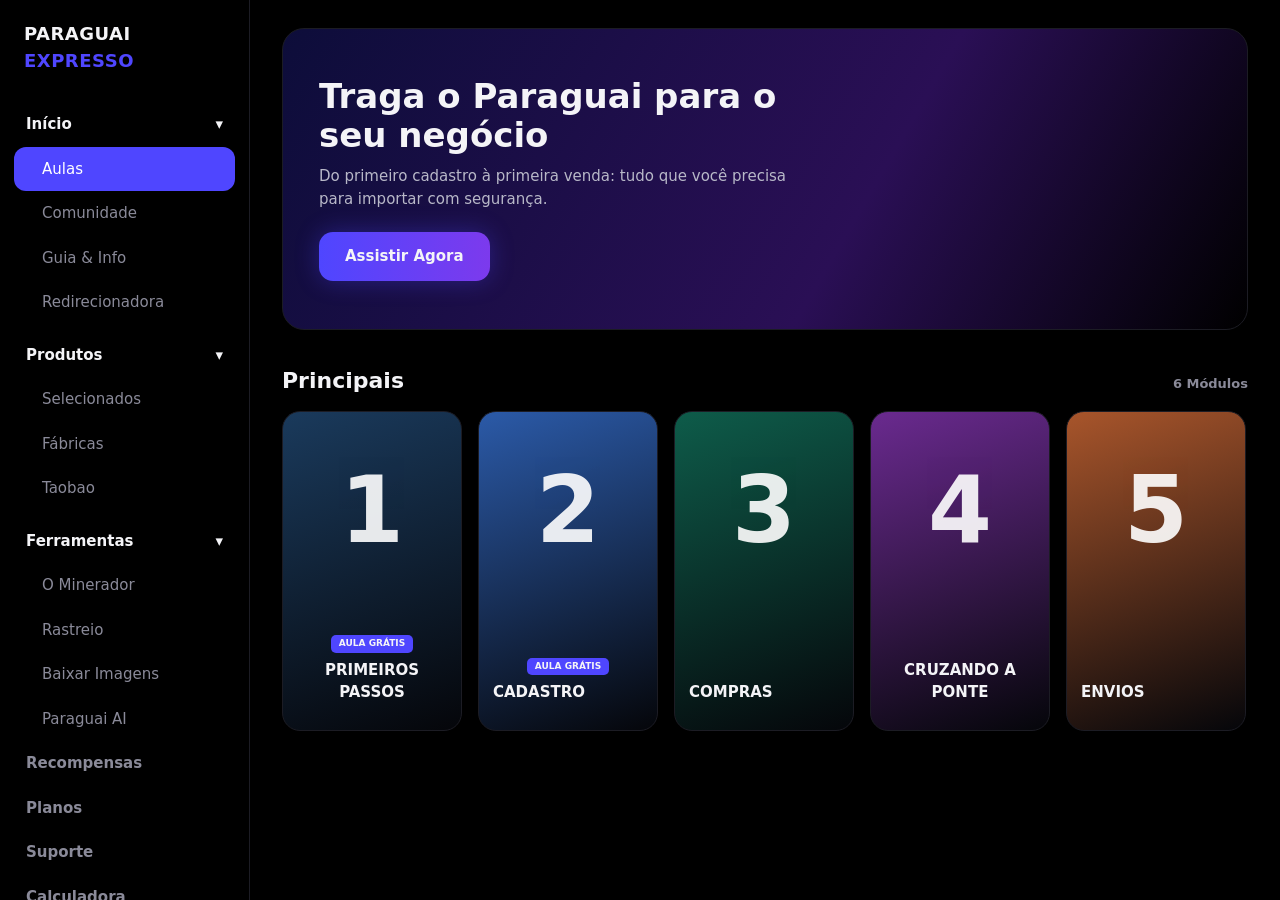
<file: versao-escura.html>
<!doctype html>
<html lang="pt-BR">
<head>
<meta charset="utf-8">
<meta name="viewport" content="width=device-width, initial-scale=1">
<title>Paraguai Expresso | Área de Membros</title>
<style>
:root{--bg:#000;--panel:#0b0b0f;--line:#1c1c24;--text:#f4f4f7;--mute:#8a8a99;--brand:#4f46ff;--brand2:#7c3aed;--ok:#22c55e}
*{box-sizing:border-box;margin:0}
body{background:var(--bg);color:var(--text);font:15px/1.5 Inter,system-ui,sans-serif;display:flex;min-height:100vh}
button{font:inherit;color:inherit;background:none;border:0;cursor:pointer}
a{color:inherit;text-decoration:none}
aside{width:250px;flex:none;border-right:1px solid var(--line);padding:20px 14px;position:sticky;top:0;height:100vh;overflow:auto}
.logo{font-weight:800;font-size:18px;padding:0 10px 20px;letter-spacing:.5px}
.logo span{color:var(--brand)}
.nav{display:flex;align-items:center;gap:10px;width:100%;padding:11px 12px;border-radius:12px;color:var(--mute);font-weight:600;text-align:left}
.nav:hover{color:var(--text);background:#111118}
.grp{color:var(--text);justify-content:space-between;margin-top:8px}
.sub{padding-left:28px;font-weight:500}
.nav.on{color:#fff;background:var(--brand)}
main{flex:1;min-width:0;padding:28px 32px 60px}
.hero{border-radius:22px;padding:48px 36px;background:linear-gradient(120deg,#0d0d3a,#2a0f55 60%,#000);border:1px solid var(--line)}
.hero h1{font-size:34px;line-height:1.15;max-width:520px}
.hero p{color:#b8b8c8;margin:10px 0 22px;max-width:480px}
.btn{display:inline-block;background:linear-gradient(90deg,var(--brand),var(--brand2));padding:13px 26px;border-radius:14px;font-weight:700;box-shadow:0 0 24px #4f46ff55}
h2{font-size:22px;margin:34px 0 14px;display:flex;justify-content:space-between;align-items:baseline}
h2 small{font-size:13px;color:var(--mute);font-weight:600}
.row{display:flex;gap:16px;overflow-x:auto;padding-bottom:10px}
.card{flex:none;width:180px;height:320px;border-radius:18px;border:1px solid var(--line);position:relative;overflow:hidden;text-align:left;display:flex;flex-direction:column;justify-content:flex-end;padding:14px;transition:transform .15s}
.card:hover{transform:translateY(-4px)}
.card .n{position:absolute;top:30px;left:0;right:0;text-align:center;font-size:92px;font-weight:900;color:#fff;opacity:.9}
.tag{align-self:center;background:var(--brand);font-size:9px;font-weight:800;padding:2px 8px;border-radius:5px;margin-bottom:6px}
.card b{text-align:center;text-transform:uppercase;font-size:15px}
.bar{height:4px;background:#ffffff22;border-radius:4px;margin-top:8px}
.bar i{display:block;height:100%;background:var(--ok);border-radius:4px}
.back{color:var(--mute);margin-bottom:14px;font-weight:600}
.player{aspect-ratio:16/9;background:var(--panel);border:1px solid var(--line);border-radius:18px;display:grid;place-items:center;color:var(--mute);overflow:hidden}
.player iframe{width:100%;height:100%;border:0}
.lesson{display:flex;align-items:center;gap:12px;width:100%;padding:14px 16px;margin-top:8px;background:var(--panel);border:1px solid var(--line);border-radius:14px;text-align:left}
.lesson.on{border-color:var(--brand)}
.dot{width:20px;height:20px;border-radius:50%;border:2px solid var(--mute);flex:none;display:grid;place-items:center;font-size:12px}
.done .dot{background:var(--ok);border-color:var(--ok);color:#000}
.box{background:var(--panel);border:1px solid var(--line);border-radius:16px;padding:20px;margin-top:12px}
@media(max-width:760px){body{flex-direction:column}aside{width:100%;height:auto;position:static;display:flex;gap:6px;overflow-x:auto;padding:12px;border:0}.logo{display:none}.nav{width:auto;white-space:nowrap}main{padding:18px 16px 50px}.hero{padding:30px 20px}.hero h1{font-size:26px}}
</style>
</head>
<body>
<aside id="side"></aside>
<main id="app"></main>
<script>
// Edite aqui: módulos, aulas e links. video = ID do YouTube (vazio mostra "Em breve").
const WHATS = "https://wa.me/5500000000000";
const MODULES = [
  {t:"Primeiros Passos", free:true,  c:["#1a3a5c","#05060a"], lessons:[{t:"Boas-vindas",video:""},{t:"Como funciona o Paraguai Expresso",video:""}]},
  {t:"Cadastro",         free:true,  c:["#2b5aa8","#05060a"], lessons:[{t:"Criando sua conta",video:""},{t:"Endereço de envio",video:""}]},
  {t:"Compras",          free:false, c:["#0e5c4a","#05060a"], lessons:[{t:"O que comprar",video:""},{t:"Como pagar",video:""},{t:"Evitando golpes",video:""}]},
  {t:"Cruzando a Ponte", free:false, c:["#6a2a8f","#05060a"], lessons:[{t:"Regras da fronteira",video:""},{t:"Cota e limites",video:""}]},
  {t:"Envios",           free:false, c:["#a8552b","#05060a"], lessons:[{t:"Despacho para o Brasil",video:""},{t:"Rastreio",video:""}]},
  {t:"Revenda",          free:false, c:["#a82b4f","#05060a"], lessons:[{t:"Precificação",video:""},{t:"Primeiras vendas",video:""}]}
];
// Menu: [id, nome] ou [nome, [subitens]] para grupo. Páginas sem conteúdo mostram "Em breve".
const MENU = [
  ["Início",[["aulas","Aulas"],["comunidade","Comunidade"],["guia","Guia & Info"],["redirecionadora","Redirecionadora"]]],
  ["Produtos",[["selecionados","Selecionados"],["fabricas","Fábricas"],["taobao","Taobao"]]],
  ["Ferramentas",[["minerador","O Minerador"],["rastreio","Rastreio"],["imagens","Baixar Imagens"],["ai","Paraguai AI"]]],
  ["recompensas","Recompensas"],["planos","Planos"],["suporte","Suporte"],["calculadora","Calculadora"],["indique","Indique e Ganhe"]
];
const PAGES = {guia:"Coloque aqui o passo a passo, FAQ e links úteis do Paraguai Expresso."};
const NAMES = {}; MENU.forEach(x=>Array.isArray(x[1])?x[1].forEach(([k,n])=>NAMES[k]=n):NAMES[x[0]]=x[1]);
const open = {};

let done = {}; try{done = JSON.parse(localStorage.pe_done||"{}")}catch{}
let view = {p:"aulas", m:null, l:0};
const key=(m,l)=>m+"-"+l, esc=s=>s.replace(/[&<>"]/g,c=>({"&":"&amp;","<":"&lt;",">":"&gt;",'"':"&quot;"}[c]));
const pct=m=>Math.round(100*MODULES[m].lessons.filter((_,l)=>done[key(m,l)]).length/MODULES[m].lessons.length);
const go=(p,m=null,l=0)=>{view={p,m,l};render()};
const toggle=(m,l)=>{done[key(m,l)]=!done[key(m,l)];try{localStorage.pe_done=JSON.stringify(done)}catch{}render()};

function render(){
  const item=(k,n,c="")=>k==="suporte"?`<a class="nav ${c}" href="${WHATS}" target="_blank" rel="noopener">${n}</a>`:`<button class="nav ${c} ${view.p===k?"on":""}" onclick="go('${k}')">${n}</button>`;
  side.innerHTML='<div class="logo">PARAGUAI <span>EXPRESSO</span></div>'+MENU.map(([a,b])=>Array.isArray(b)
    ?`<button class="nav grp" onclick="open['${a}']=open['${a}']===false;render()">${a}<span>${open[a]===false?"▸":"▾"}</span></button>`+(open[a]===false?"":b.map(([k,n])=>item(k,n,"sub")).join(""))
    :item(a,b)).join("");
  if(view.p!=="aulas"){app.innerHTML=`<h2>${NAMES[view.p]}</h2><div class="box">${PAGES[view.p]||"Em breve."}</div>`;return}
  view.m===null?home():lesson();
}
function home(){
  app.innerHTML=`<div class="hero"><h1>Traga o Paraguai para o seu negócio</h1><p>Do primeiro cadastro à primeira venda: tudo que você precisa para importar com segurança.</p><button class="btn" onclick="go('aulas',0,0)">Assistir Agora</button></div>
  <h2>Principais <small>${MODULES.length} Módulos</small></h2><div class="row">`+
  MODULES.map((m,i)=>`<button class="card" style="background:linear-gradient(160deg,${m.c[0]},${m.c[1]})" onclick="go('aulas',${i},0)"><span class="n">${i+1}</span>${m.free?'<span class="tag">AULA GRÁTIS</span>':""}<b>${esc(m.t)}</b><div class="bar"><i style="width:${pct(i)}%"></i></div></button>`).join("")+`</div>`;
}
function lesson(){
  const m=MODULES[view.m], l=m.lessons[view.l];
  app.innerHTML=`<button class="back" onclick="go('aulas')">← Voltar</button><h2>${esc(m.t)} <small>${pct(view.m)}% concluído</small></h2>
  <div class="player">${l.video?`<iframe src="https://www.youtube.com/embed/${encodeURIComponent(l.video)}" allowfullscreen></iframe>`:"Vídeo em breve"}</div>
  <h2 style="font-size:18px">${esc(l.t)}</h2>`+
  m.lessons.map((x,i)=>`<div class="lesson ${i===view.l?"on":""} ${done[key(view.m,i)]?"done":""}"><button class="dot" onclick="toggle(${view.m},${i})" aria-label="Concluir">${done[key(view.m,i)]?"✓":""}</button><button style="flex:1;text-align:left" onclick="go('aulas',${view.m},${i})">${i+1}. ${esc(x.t)}</button></div>`).join("");
}
render();
</script>
</body>
</html>
</file>
<file: mirror/connectacademy.com.br/portal/styles.css>
@font-face{font-family:Manrope;src:url("/mirror/connectacademy.com.br/portal/assets/Manrope-ExtraBold.ttf") format('truetype');font-weight:800;font-display:swap}@font-face{font-family:Manrope;src:url("/mirror/connectacademy.com.br/portal/assets/Manrope-SemiBold.ttf") format('truetype');font-weight:600;font-display:swap}
:root{--blue:#254bff;--ink:#121316;--muted:#6b6f78;--paper:#ffffff;--line:#dedfe4;--ease:cubic-bezier(.16,1,.3,1)}*{box-sizing:border-box}html{scroll-behavior:smooth;scroll-padding-top:100px}body{margin:0;font:400 16px/1.6 Arial,sans-serif;color:var(--ink);background:white;overflow-x:clip}a{color:inherit;text-decoration:none}button,input{font:inherit}button,a{-webkit-tap-highlight-color:transparent}button{cursor:pointer}img{display:block;max-width:100%}button:focus-visible,a:focus-visible,summary:focus-visible{outline:3px solid #6394ff;outline-offset:5px}h1,h2,h3,h4,p{margin:0}h1,h2,h3{font-family:Manrope,Arial,sans-serif;line-height:1.06;letter-spacing:-.03em;font-weight:800}h2{font-size:clamp(40px,5vw,70px)}p{line-height:1.65}.eyebrow{font-size:12px;font-weight:700;letter-spacing:.14em;line-height:1.5}.section{padding:110px 6vw}.wrap{max-width:1320px;margin:auto}.btn{display:inline-flex;align-items:center;justify-content:center;gap:24px;min-height:55px;padding:15px 25px;border-radius:40px;border:1px solid transparent;background:var(--blue);color:white;font-size:14px;font-weight:700;transition:transform .35s var(--ease),background .25s;white-space:normal;text-align:center}.btn span{font-size:20px;font-weight:400}.btn:hover{transform:translateY(-3px);background:#1840e7}.btn.compact{min-height:40px;padding:7px 19px;font-size:12px;gap:18px}.text-link{font-size:14px;font-weight:600;display:inline-flex;align-items:center;gap:17px}.text-link span{font-size:23px}.text-link:hover{text-decoration:underline;text-underline-offset:7px}.header{position:sticky;top:4px;z-index:40;margin:0 24px;height:70px;padding:0 27px;background:#fffffff5;backdrop-filter:blur(18px);color:#121316;border-radius:8px;display:flex;align-items:center;justify-content:space-between;box-shadow:0 3px 25px #0001}.brand{font:800 23px/.9 Manrope,Arial,sans-serif;letter-spacing:-1.3px;display:inline-block;position:relative}.brand small{display:block;font:700 7px/1.8 Arial,sans-serif;letter-spacing:2.2px;text-align:right}.header nav{display:flex;gap:28px;font-size:13px}.header nav a:hover{color:var(--blue)}.header-actions{display:flex;align-items:center;gap:25px}.login{font-size:13px}.skip{position:fixed;top:-100px;left:20px;z-index:100;background:white;color:black;padding:15px}.skip:focus{top:10px}.hero{height:min(980px,110vh);min-height:790px;background:#030508;color:#fff;position:relative;isolation:isolate;overflow:hidden}.hero-scene{position:absolute;inset:0;z-index:-3;transform:translateY(var(--hero-y,0px)) scale(1.04);transform-origin:60% 65%}.hero-scene img{width:100%;height:100%;object-fit:cover;object-position:center 55%}.hero-shade{position:absolute;inset:0;z-index:-2;background:linear-gradient(90deg,#030508b8 0%,#03050855 40%,transparent 72%),linear-gradient(0deg,#030508 0%,transparent 22%)}.hero-copy{padding:225px 6vw 0;max-width:1000px}.hero .eyebrow{color:#b5c4ea;font-size:11px}.hero h1{font-size:clamp(64px,7vw,107px);margin-top:30px;line-height:1.03;letter-spacing:-.05em}.hero em{font-family:Georgia,serif;font-weight:400;letter-spacing:-.04em;color:#9ebaff}.hero-lead{font-size:19px;color:#c6cbd5;margin-top:18px;max-width:480px;line-height:1.35}.hero-ctas{display:flex;gap:26px;margin-top:32px;align-items:center}.hero-footnote{font-size:12px;color:#a6aebe;margin-top:19px}.hero-bottom{position:absolute;bottom:32px;left:6vw;right:6vw;display:flex;justify-content:space-between;align-items:end;font-size:10px;letter-spacing:.07em;color:#a4afbf}.hero-bottom a{font-size:12px;text-transform:none;display:flex;gap:20px;align-items:center;letter-spacing:0}.hero-bottom a span{border:1px solid #a1aabc55;border-radius:50%;width:35px;height:35px;display:grid;place-items:center}.scene-label{position:absolute;right:7%;top:62%;background:#ecf2ff;color:#0c172f;padding:16px 22px;box-shadow:0 20px 50px #0005;rotate:7deg;border-radius:6px;animation:float 7s ease-in-out infinite}.scene-label span{font-size:9px;letter-spacing:.12em;display:block;color:#586279}.scene-label b{font-family:Manrope,sans-serif;font-size:17px;letter-spacing:-.03em}.label-two{top:76%;right:31%;rotate:-7deg;background:var(--blue);color:white;animation-delay:-3s}.label-two span{color:#b6c5ff}.intro{text-align:center;background:white;position:relative}.intro h2{font-size:clamp(35px,4.2vw,65px);margin:25px 0}.intro h2 span{color:#9a9da5}.intro>p:not(.eyebrow){color:var(--muted);font-size:18px}.intro-links{display:flex;justify-content:center;align-items:center;gap:30px;margin-top:30px}.dark-text{color:var(--ink)}footer{display:flex;align-items:center;justify-content:space-between;gap:25px;padding:55px 6vw;background:#090b10;color:#eee;font-size:14px}footer p{color:#969ca8}@keyframes float{0%,100%{translate:0 0}50%{translate:0 -14px}}@media(max-width:1000px){.header nav{gap:15px}.hero h1{font-size:76px}.hero-copy{padding-top:230px}.label-one{right:3%;top:70%}.label-two{right:26%;top:85%}}@media(max-width:760px){.header{height:60px;padding:0 17px;top:4px;margin:0 12px}.header nav,.login{display:none}.brand{font-size:20px}.header .btn{font-size:11px;padding:7px 12px;gap:10px}.hero{min-height:850px;height:100svh;max-height:1000px}.hero-copy{padding:145px 24px 0}.hero h1{font-size:clamp(36px,11.4vw,78px);margin-top:23px;letter-spacing:-.025em}.hero h1 br{display:none}.hero-lead{font-size:17px;max-width:310px;margin-top:14px;line-height:1.35}.hero-lead br{display:none}.hero .eyebrow{font-size:9px;letter-spacing:.12em}.hero-ctas{flex-wrap:wrap;gap:18px;margin-top:25px}.hero-ctas .btn{min-height:49px;padding:13px 20px;font-size:13px}.hero-ctas .text-link{font-size:12px}.hero-footnote{font-size:11px;max-width:220px}.hero-scene{inset:260px -22% 35px -40%}.hero-scene img{object-position:70% center;opacity:.8}.hero-shade{background:linear-gradient(#030508 10%,#030508dd 34%,#03050835 63%,#030508 100%)}.scene-label{font-size:12px;padding:12px 15px}.scene-label b{font-size:13px}.label-one{top:auto;bottom:180px;right:7%}.label-two{top:auto;bottom:102px;right:auto;left:8%}.hero-bottom{bottom:24px;left:24px;right:24px}.hero-bottom>span{display:none}.hero-bottom a{margin-left:auto;font-size:11px}.section{padding:78px 24px}.intro h2{line-height:1.12;letter-spacing:-.02em}.intro h2 br{display:none}.intro>p:not(.eyebrow){font-size:16px}.intro-links{flex-wrap:wrap;gap:22px}.intro>p br{display:none}h2,h3{letter-spacing:-.02em}footer{padding:45px 24px;flex-wrap:wrap}footer p{width:100%;order:3}.eyebrow{font-size:11px}}@media(prefers-reduced-motion:reduce){html{scroll-behavior:auto}*,*:before,*:after{animation:none!important;transition:none!important}.hero-scene{transform:none}}
/* A página se move em cenas, com rolagem nativa. */
.category-ribbon{overflow:hidden;background:white;color:var(--blue);padding:27px 0}.category-ribbon>div{display:flex;align-items:center;justify-content:center;gap:30px;min-width:1150px;transform:translateX(var(--ribbon-x,0px))}.category-ribbon span{font-family:Manrope,sans-serif;font-weight:800;font-size:16px;letter-spacing:-.02em;white-space:nowrap}.category-ribbon i{font-size:25px;font-style:normal;font-weight:400}.scroll-story{background:#254bff;color:white;transition:background .8s ease,color .8s ease}.story-pin{padding:70px 6vw 40px}.story-top{font-size:10px;letter-spacing:.1em;display:flex;justify-content:space-between;padding:20px 0;opacity:.65;max-width:1320px;margin:auto}.story-step{max-width:1320px;margin:auto;display:grid;grid-template-columns:.93fr 1fr;gap:7vw;align-items:center;padding:70px 0 110px}.story-step+.story-step{border-top:1px solid #ffffff22}.story-copy h2{font-size:clamp(44px,4.6vw,70px);margin:25px 0 27px}.story-copy em{font-family:Georgia,serif;font-weight:400;letter-spacing:-.06em;color:#bccbff}.story-copy>p:not(.eyebrow){font-size:17px;max-width:420px;opacity:.8}.story-copy>.btn{margin-top:28px}.btn.white{background:white;color:#151722}.btn.white:hover{background:#e4ebff}.story-meta{display:flex;align-items:center;gap:15px;font-size:9px;letter-spacing:.1em;margin-top:40px;opacity:.55}.story-meta i{font-size:16px;font-style:normal}.story-visual{position:relative;min-width:0;transform:rotate(-3deg);transition:transform 1.2s var(--ease);perspective:1000px}.mini-window{background:#f9faff;color:#202536;border-radius:13px;box-shadow:0 45px 80px #051d803d;border:1px solid #ffffffb3;overflow:hidden}.mini-top{padding:19px 23px;border-bottom:1px solid #e0e5ed;display:flex;align-items:center;justify-content:space-between;font-size:14px}.mini-top b{font:800 17px Manrope,sans-serif;letter-spacing:-.07em}.mini-top b span{font-size:11px;font-family:Arial,sans-serif;font-weight:400;letter-spacing:0}.window-status{font-size:10px;color:#6e778d;background:#e9edf6;padding:4px 9px;border-radius:20px}.mini-content{padding:26px}.mini-hello small{font-size:8px;letter-spacing:.12em;color:#69758a}.mini-hello h3{font-size:26px;letter-spacing:-.04em;margin-top:10px}.catalog-filters{display:flex;gap:6px;margin:20px 0}.catalog-filters button{border:0;padding:7px 12px;background:#e9ecf5;color:#5d667b;border-radius:20px;font-size:11px;line-height:1.4}.catalog-filters button[aria-selected=true]{background:var(--blue);color:white}#catalog-result{border-radius:9px;overflow:hidden;background:#0a0d15;color:white;box-shadow:0 12px 25px #131a3815}#catalog-photo{width:100%;height:210px;object-fit:cover;transition:opacity .2s}.catalog-caption{padding:19px 20px;display:flex;align-items:center;justify-content:space-between;gap:15px}.catalog-caption small{font-size:8px;color:#98adf1;letter-spacing:.12em}.catalog-caption h4{font:600 16px/1.3 Manrope,sans-serif;margin-top:7px;letter-spacing:-.03em}.catalog-caption>span{font-size:28px;color:#b6c4ed}.mini-bottom{display:flex;justify-content:space-between;font-size:8px;color:#929bab;margin-top:20px;gap:15px}.floating-tag{position:absolute;bottom:40px;right:-28px;padding:17px 24px;background:#dce5ff;color:#202a4a;border-radius:7px;rotate:8deg;box-shadow:0 15px 40px #0002;animation:float 7s ease-in-out infinite;pointer-events:none}.floating-tag span{font-size:9px;letter-spacing:.1em;display:block;margin-bottom:4px}.floating-tag b{font:800 17px Manrope,Arial,sans-serif;letter-spacing:-.04em}.tag-a{bottom:-25px;right:-20px}.lesson-window{background:white;color:#151924;overflow:hidden;border-radius:13px;box-shadow:0 45px 80px #051d8020}.lesson-image{position:relative;height:300px;color:#fff;isolation:isolate;overflow:hidden;background:#02050a}.lesson-image img{position:absolute;inset:0;width:100%;height:100%;object-fit:cover;z-index:-2;opacity:.7}.lesson-image:after{content:'';position:absolute;inset:0;background:linear-gradient(90deg,#0008,transparent);z-index:-1}.lesson-image h3{font-size:40px;position:absolute;left:27px;bottom:35px;letter-spacing:-.06em}.pill{font-size:8px;letter-spacing:.1em;position:absolute;top:25px;left:27px;border:1px solid #ffffff55;border-radius:25px;padding:6px 10px}.play-round{border:1px solid #fff8;border-radius:50%;width:54px;height:54px;display:grid;place-items:center;position:absolute;right:30px;bottom:35px;font-size:27px;background:#ffffff0c;transition:background .3s}.play-round:hover{background:var(--blue)}.lesson-list{padding:5px 25px 15px}.lesson-list>div{display:flex;gap:16px;align-items:center;padding:17px 0;border-bottom:1px solid #e9edf5}.lesson-list>div:last-child{border-bottom:0}.lesson-list>div>span{font-size:12px;color:#627cc2;border:1px solid #dfe5f3;width:30px;height:30px;display:grid;place-items:center;border-radius:50%}.lesson-list b{font-size:13px}.lesson-list small{display:block;font-size:10px;color:#8690a4;margin-top:2px}.lesson-list i{margin-left:auto;font-style:normal}.tag-b{background:#121e47;color:#e3ebff;bottom:46px;right:-50px;rotate:6deg}.community-window{background:white;color:#111722;border-radius:13px;overflow:hidden;box-shadow:0 45px 80px #0003}.channels{display:flex;gap:5px;padding:17px 20px;border-bottom:1px solid #ecedf2;font-size:10px;color:#838999}.channels span{padding:5px 8px}.channels .selected{background:#e8efff;border-radius:5px;color:#294bbd}.community-post{padding:23px}.post-author{display:flex;align-items:center;gap:12px}.initial{width:34px;height:34px;display:grid;place-items:center;background:var(--blue);color:white;font-size:15px;border-radius:50%}.post-author b{font-size:11px}.post-author small{display:block;font-size:9px;color:#8c95a5;margin-top:1px}.community-post>p{font-size:13px;line-height:1.6;margin:18px 0}.community-post>img{height:215px;width:100%;object-fit:cover;border-radius:7px}.reply{display:flex;gap:14px;font-size:12px;background:#f0f3fa;padding:13px 18px;margin-top:15px;border-radius:7px;color:#6b7386}.reply>span{color:#486fea}.reply b{color:#364765;font-weight:400}.tag-c{background:var(--blue);color:white;bottom:-30px;right:18px;rotate:4deg}.story-controls{max-width:1320px;margin:auto;display:flex;gap:30px;border-top:1px solid currentColor;padding-top:20px}.story-controls button{background:none;border:0;position:relative;color:inherit;opacity:.45;font-size:12px;padding:12px 0;display:flex;gap:13px;align-items:center}.story-controls button span{font-size:10px;opacity:.7}.story-controls button.active{opacity:1}.story-controls button:before{content:'';height:3px;position:absolute;left:0;right:0;top:-22px;background:currentColor;scale:0 1;transform-origin:left;transition:scale .6s var(--ease)}.story-controls button.active:before{scale:1 1}.story-scroll{font-size:9px;letter-spacing:.1em;margin-left:auto;align-self:center;opacity:.5}.motion-ready .scroll-story{height:340vh}.motion-ready .story-pin{position:sticky;top:0;height:100vh;padding:110px 6vw 35px;display:flex;flex-direction:column;overflow:hidden}.motion-ready .story-top{width:100%;padding:5px 0 10px}.motion-ready .story-body{position:relative;flex:1;width:100%;max-width:1320px;margin:auto}.motion-ready .story-step{position:absolute;inset:0;border:0;padding:20px 0 45px;opacity:0;visibility:hidden;pointer-events:none;transition:opacity .65s,visibility .65s}.motion-ready .story-step.is-active{opacity:1;visibility:visible;pointer-events:auto}.motion-ready .story-copy{transform:translateY(45px);transition:transform .9s var(--ease)}.motion-ready .is-active .story-copy{transform:translateY(0)}.motion-ready .story-visual{transform:translate(100px,30px) rotate(9deg) scale(.85)}.motion-ready .is-active .story-visual{transform:translate(0,0) rotate(-3deg) scale(1)}.motion-ready .story-step[data-step="1"].is-active .story-visual{transform:translate(0,0) rotate(3deg) scale(.97)}.motion-ready .story-step[data-step="2"].is-active .story-visual{transform:translate(0,0) rotate(-2deg) scale(.97)}.motion-ready .story-controls{width:100%;border-color:#ffffff33}.motion-ready .scroll-story[data-active="1"]{background:#e0eaff;color:#122342}.motion-ready .scroll-story[data-active="1"] em{color:#3158c0}.motion-ready .scroll-story[data-active="1"] .story-controls{border-color:#12234225}.motion-ready .scroll-story[data-active="2"]{background:#121622;color:#fff}.collection{background:#050608;color:white;padding-bottom:75px;overflow:hidden}.collection-title{text-align:center;position:relative;z-index:2}.collection-title .eyebrow{color:#8fa4ca}.collection-title h2{font-size:clamp(36px,4.5vw,66px);margin:28px auto 24px;line-height:1.12;max-width:1050px}.collection-title em{font-family:Georgia,serif;font-weight:400;letter-spacing:-.05em;color:#a8b8e0}.collection-title>p:last-child{color:#8996b0;font-size:17px}.collection-art{position:relative;margin:-15px -4vw -20px;transform:translateY(var(--collection-y,0px));will-change:transform}.collection-art img{width:100%;height:auto;mix-blend-mode:screen}.collection-note{position:absolute;right:9%;bottom:12%;font-size:11px;letter-spacing:.05em;padding:16px 19px;background:#e5edff;color:#202b49;rotate:-6deg;box-shadow:0 10px 40px #0004}.collection-categories{position:relative;z-index:2;display:grid;grid-template-columns:repeat(4,1fr);border-top:1px solid #ffffff28;gap:25px}.collection-categories a{padding:25px 0;display:flex;align-items:center;gap:13px;font-size:15px}.collection-categories span{font-size:10px;color:#657592}.collection-categories i{margin-left:auto;font-style:normal;color:#819cdc;transition:translate .3s}.collection-categories a:hover i{translate:4px -4px}.section-heading{display:flex;align-items:end;justify-content:space-between;gap:50px;margin-bottom:60px}.section-heading h2{margin-top:23px}.section-heading>p{max-width:335px;font-size:17px;color:#767d8c}.tools{background:white}.tools-grid{display:grid;grid-template-columns:1.08fr 1fr;gap:23px}.tools-grid article{border-radius:17px;overflow:hidden}.miner-card{background:#151b2a;color:white;padding:40px}.tool-title{display:flex;align-items:center;gap:12px;font-size:10px;letter-spacing:.11em;margin-bottom:32px}.tool-icon{font-size:22px;letter-spacing:0;line-height:1}.small-pill{font-size:8px;letter-spacing:.05em;margin-left:auto;border:1px solid #d2def044;color:#9bb7f8;border-radius:20px;padding:4px 10px}.tools-grid h3{font-size:38px;line-height:1.1;letter-spacing:-.05em}.tools-grid article>p{font-size:15px;color:#a4afc5;margin-top:18px;max-width:400px}.miner-conversation{padding:30px 0}.prompt-bubble{display:block;width:fit-content;background:#254bff;color:white;font-size:12px;padding:10px 16px;border-radius:16px 16px 4px 16px;margin-left:auto;rotate:3deg;box-shadow:0 10px 30px #0002}.miner-conversation>div{margin-top:22px;background:#222b40;border:1px solid #384156;padding:22px 25px;border-radius:7px 20px 20px 20px;max-width:93%;rotate:-2deg}.miner-conversation b{font-size:14px}.miner-conversation p{font-size:14px;color:#a6b3ce;line-height:1.65;margin-top:4px}.miner-conversation small{display:block;font-size:10px;color:#7787a6;margin-top:10px}.miner-card>.text-link{font-size:13px}.tool-stack{display:grid;gap:23px}.tracking-card{background:#e2ebff;padding:35px 38px}.tracking-card .tool-title{color:#4866af;margin-bottom:25px}.tracking-card h3,.studio-card h3{font-size:30px}.tracking-card>p{color:#6980ac!important}.tracking-line{display:flex;justify-content:space-between;position:relative;margin-top:30px;max-width:100%;font-size:10px;color:#5c73a5}.tracking-line:before{content:'';position:absolute;top:5px;left:0;right:0;height:1px;background:#b5c6e8}.tracking-line span{position:relative;text-align:center}.tracking-line i{display:block;margin:0 auto 12px;border-radius:50%;width:11px;height:11px;background:#4266c5;box-shadow:0 0 0 5px #e2ebff}.tracking-line span:first-child i{background:#152e6b}.tracking-line span:last-child i{background:#b8c5e3}.studio-card{padding:35px 38px;background:white;border:1px solid #e4e8f0}.studio-card .tool-title{color:#50617e;margin-bottom:20px}.studio-card>p{color:#8a93a3!important}.studio-card>.text-link{margin-top:20px;font-size:13px;color:#3155bd}.world{min-height:840px;position:relative;isolation:isolate;background:#020304;color:white;overflow:hidden}.world-art{position:absolute;inset:0;z-index:-2;transform:translateY(var(--world-y,0px))}.world-art img{width:100%;height:100%;object-fit:cover;object-position:center}.world-copy{padding:155px 6vw 145px}.world .eyebrow{color:#97aed8}.world h2{margin-top:27px;font-size:clamp(50px,5.4vw,82px);line-height:1.04}.world em{font-family:Georgia,serif;font-weight:400;color:#abc1ed}.world-copy>p:not(.eyebrow){color:#9ca8bd;font-size:17px;margin-top:28px}.world-copy .btn{margin-top:28px}.world-caption{position:absolute;bottom:35px;left:6vw;right:6vw;display:flex;justify-content:space-between;font-size:9px;letter-spacing:.12em;color:#687993}.presentation{background:white}.presentation-player{border:10px solid #e9ecf2;border-radius:20px;position:relative;width:100%;aspect-ratio:16/9;background:#080b13;overflow:hidden;max-width:1040px;margin:auto;box-shadow:0 45px 75px #1a315014}.presentation-player>img{width:100%;height:100%;object-fit:cover;opacity:.65}.video-trigger{position:absolute;inset:0;display:flex;align-items:center;justify-content:center;gap:24px;color:white;background:none;border:0;font-size:11px;letter-spacing:.13em;text-align:left}.video-trigger small{display:block;font-size:19px;letter-spacing:-.03em;font-family:Manrope,sans-serif;font-weight:800;margin-top:4px}.video-play{display:grid;place-items:center;width:80px;height:80px;border-radius:50%;background:white;color:var(--blue);font-size:23px;padding-left:4px;transition:scale .35s var(--ease)}.video-trigger:hover .video-play{scale:1.12}.presentation-player iframe{position:absolute;inset:0;width:100%;height:100%;border:0}.plans{background:#f8f9fb}.plans-heading{text-align:center;max-width:650px;margin:0 auto 65px}.plans-heading h2{margin:23px 0}.plans-heading p:last-child{color:#7b8497;font-size:17px}.plan-grid{display:grid;grid-template-columns:repeat(3,1fr);gap:20px;align-items:stretch}.plan{position:relative;padding:38px 29px;background:white;border:1px solid #e0e6f0;border-radius:16px}.plan-duration{font-size:10px;letter-spacing:.1em;color:#7e8a9f}.plan h3{font-size:44px;margin-top:18px}.plan-description{font-size:14px;color:#8d96a7;margin-top:14px;min-height:48px;max-width:245px}.plan-price{display:flex;align-items:baseline;gap:6px;margin-top:35px}.plan-price>small{font-size:15px}.plan-price>b{font:800 65px/.9 Manrope,sans-serif;letter-spacing:-.07em}.plan-price>b>span{font-size:28px;letter-spacing:-.03em}.payment-period{font-size:11px;color:#9ca4b3;margin:14px 0 26px}.plan>.btn{width:100%;min-height:50px;font-size:13px;padding-inline:16px;justify-content:space-between}.btn.outline{background:white;color:#1e2d4c;border:1px solid #c6d0e6}.btn.outline:hover{background:#edf2ff}.plan ul{padding:25px 0 0;margin:25px 0 0;list-style:none;border-top:1px solid #e9edf4}.plan li{font-size:13px;color:#667087;padding:8px 0 8px 24px;position:relative;line-height:1.45}.plan li:before{content:'✓';position:absolute;left:0;color:#5274cc}.plan.featured{background:var(--blue);color:white;border-color:var(--blue);box-shadow:0 25px 50px #254bff22}.featured .plan-duration,.featured .plan-description,.featured .payment-period{color:#bbcaff}.featured li{color:#d4dfff}.featured li:before{color:white}.featured ul{border-color:#ffffff25}.plan-badge{position:absolute;top:-15px;left:25px;right:25px;background:#152449;color:#e6eeff;border:1px solid #405285;padding:7px 10px;text-align:center;border-radius:25px;font-size:9px;letter-spacing:.09em}.plan-note{font-size:12px;color:#858fa3;text-align:center;margin:25px auto 0;max-width:700px}.faq{background:white;color:#121316}.faq-grid{display:grid;grid-template-columns:.85fr 1.15fr;gap:9vw}.faq .eyebrow{color:#6b7280}.faq h2{margin:25px 0;font-size:62px}.faq-grid>div>p:not(.eyebrow){font-size:16px;color:#64748b}.faq .text-link{margin-top:30px;color:#254bff;font-size:13px}.faq-list details{border-bottom:1px solid #e5e7eb}.faq-list summary{display:flex;align-items:center;justify-content:space-between;gap:25px;list-style:none;padding:25px 0;font-size:16px;cursor:pointer;color:#121316}.faq-list summary::-webkit-details-marker{display:none}.faq-list summary span{font-size:24px;font-weight:400;color:#758aa9;transition:rotate .4s;flex-shrink:0}.faq-list details[open] summary span{rotate:45deg}.faq-list details p{padding:0 40px 24px 0;font-size:15px;color:#8794ac;line-height:1.8}.final-cta{background:var(--blue);color:white;text-align:center;padding:130px 6vw 95px;position:relative;overflow:hidden}.final-line{position:absolute;top:15px;left:-3%;font:800 clamp(40px,5vw,80px)/1 Manrope,sans-serif;letter-spacing:-.065em;white-space:nowrap;color:#ffffff12;transform:translateX(var(--final-x,0px));pointer-events:none}.final-cta h2{font-size:clamp(40px,5.8vw,84px);margin:27px 0 38px}.final-cta em{font-family:Georgia,serif;font-weight:400;letter-spacing:-.055em;color:#bacbff}.final-cta>.wrap>p:last-child{font-size:13px;color:#a8c0ff;margin-top:22px}.final-cta .eyebrow{color:#b8caff}.motion-toggle{position:fixed;z-index:45;bottom:18px;right:20px;border:1px solid #aab3c73d;border-radius:35px;padding:8px 13px;background:#fffffff0;color:#45506a;backdrop-filter:blur(10px);font-size:10px;box-shadow:0 5px 20px #0001}.reveal{transition:opacity .95s var(--ease),translate .95s var(--ease)}.reveal.waiting{opacity:0;translate:0 32px}.motion-off *,.motion-off *:before,.motion-off *:after{animation:none!important;transition:none!important}.motion-off .reveal{opacity:1;translate:0 0}.motion-off .hero-scene,.motion-off .collection-art,.motion-off .world-art,.motion-off .final-line{transform:none}.motion-off{scroll-behavior:auto}
@media(min-width:901px) and (min-height:801px) and (max-height:850px){.motion-ready .story-pin{padding-top:100px;padding-bottom:22px}.motion-ready .story-top{display:none}.motion-ready .story-copy h2{font-size:clamp(43px,4.4vw,64px);margin:19px 0}.motion-ready .story-copy>p:not(.eyebrow){font-size:16px}.motion-ready .story-meta{margin-top:24px}.motion-ready .story-visual{max-width:465px;justify-self:center;width:100%}.motion-ready .mini-content{padding:20px}.motion-ready #catalog-photo{height:165px}.motion-ready .lesson-image{height:230px}.motion-ready .lesson-list>div{padding:13px 0}.motion-ready .community-post>img{height:175px}.motion-ready .community-post{padding:18px}.motion-ready .story-copy>.btn{margin-top:22px}.motion-ready .mini-top{padding:15px 20px}.motion-ready .story-controls{padding-top:12px}.motion-ready .story-controls button:before{top:-14px}}
@media(max-width:1100px){.story-step{gap:5vw}.story-copy h2{font-size:52px}.story-copy>p:not(.eyebrow){font-size:16px}.mini-content{padding:20px}.story-meta{font-size:8px;gap:10px}.floating-tag{padding:14px 17px;right:-10px}.floating-tag b{font-size:14px}.tools-grid h3{font-size:33px}.tracking-card h3,.studio-card h3{font-size:26px}.miner-card{padding:32px}.tracking-card,.studio-card{padding:29px}.plan{padding:32px 24px}.plan-price>b{font-size:55px}.plan li{font-size:12px}.world-copy{padding-top:130px}.collection-categories{gap:17px}.collection-categories a{font-size:13px}}
@media(max-width:900px){.scroll-story{background:var(--blue)}.story-pin{padding:50px 7vw}.story-step{grid-template-columns:1fr;padding:55px 0 95px;gap:50px}.story-step+.story-step{padding-top:80px}.story-copy{max-width:560px;margin:auto;width:100%}.story-copy h2{font-size:clamp(36px,6vw,55px);line-height:1.1}.story-copy h2 br{display:none}.story-copy>p:not(.eyebrow){max-width:540px}.story-visual{max-width:550px;width:94%;margin:0 auto}.story-top span:last-child{display:none}.story-controls{display:none}.lesson-visual{transform:rotate(2deg)}.community-visual{transform:rotate(-2deg)}.tools-grid{grid-template-columns:1fr}.tool-stack{grid-template-columns:1fr 1fr}.miner-conversation{max-width:500px}.section-heading{gap:35px}.section-heading>p{max-width:280px;font-size:15px}.plan-grid{gap:12px}.plan{padding:30px 19px}.plan h3{font-size:38px}.plan-price>b{font-size:46px}.payment-period{font-size:10px}.plan-description{min-height:70px;font-size:13px}.plan>.btn{font-size:11px;padding-inline:10px}.plan li{font-size:11px;padding-left:18px}.plan-badge{left:15px;right:15px;font-size:8px}.faq-grid{gap:6vw}.faq h2{font-size:50px}.world-art img{object-position:60% center}.world-art:after{content:'';position:absolute;inset:0;background:linear-gradient(90deg,#000a,transparent)}.world-copy{padding:110px 6vw 120px}.world{min-height:720px}.world h2{font-size:65px}.collection-note{font-size:9px}.presentation-player{border-width:7px}.collection-categories{grid-template-columns:1fr 1fr}.collection-categories a{border-bottom:1px solid #ffffff1a}.collection-categories a:nth-child(n+3){border:0}}
@media(max-width:600px){.category-ribbon{padding:20px 0}.category-ribbon>div{justify-content:flex-start;gap:22px;padding-left:24px;min-width:1000px}.category-ribbon span{font-size:13px}.category-ribbon i{font-size:18px}.story-pin{padding:35px 25px 25px}.story-step{padding-top:40px;padding-bottom:95px;gap:45px}.story-copy h2{font-size:36px;line-height:1.13;margin:18px 0 22px}.story-copy>p:not(.eyebrow){font-size:16px}.story-copy>.btn{font-size:13px;min-height:50px}.story-meta{font-size:8px;margin-top:25px}.story-top{font-size:9px}.story-visual{width:97%}.mini-content{padding:20px 17px}.mini-top{padding:15px 18px}.mini-top b{font-size:16px}.mini-hello h3{font-size:23px}.mini-hello small{font-size:8px}.catalog-filters{margin:18px 0}.catalog-filters button{font-size:11px}#catalog-photo{height:190px}.catalog-caption{padding:17px}.catalog-caption h4{font-size:15px}.mini-bottom{font-size:8px}.floating-tag b{font-size:13px}.floating-tag span{font-size:8px}.tag-a{bottom:-20px;right:-10px}.lesson-image{height:250px}.lesson-image h3{font-size:35px}.lesson-list{padding:5px 18px 13px}.lesson-list b{font-size:12px}.lesson-list small{font-size:10px}.lesson-list>div{gap:10px}.tag-b{right:-10px;bottom:-25px;rotate:-5deg}.community-post{padding:18px}.post-author b{font-size:10px}.post-author small{font-size:8px}.initial{width:30px;height:30px;flex-shrink:0}.community-post>img{height:180px}.community-post>p{font-size:12px}.channels{font-size:9px;padding:12px}.reply{font-size:11px;padding:12px}.tag-c{right:8px;bottom:-22px}.collection-title h2{font-size:34px;line-height:1.15}.collection-title h2 br{display:none}.collection-title>p:last-child{font-size:15px;max-width:310px;margin:auto}.collection-title>p br{display:none}.collection-art{margin:12px -32% 5px}.collection-note{right:23%;bottom:6%;padding:10px 14px;font-size:8px}.collection-categories{gap:0 22px}.collection-categories a{font-size:11px;gap:8px;padding:20px 0}.collection-categories span{font-size:8px}.section-heading{display:block;margin-bottom:37px}.section-heading h2{font-size:38px}.section-heading>p{margin-top:24px;font-size:16px;max-width:340px}.tools-grid{gap:16px}.tool-stack{grid-template-columns:1fr;gap:16px}.miner-card{padding:29px 25px}.tools-grid h3{font-size:30px;line-height:1.1}.tools-grid article>p{font-size:14px}.tool-title{font-size:9px;gap:10px}.small-pill{font-size:7px;padding:4px 7px}.miner-conversation{padding:30px 0}.miner-conversation>div{padding:19px;max-width:97%}.miner-conversation p{font-size:13px}.prompt-bubble{font-size:11px}.tracking-card,.studio-card{padding:28px 25px}.tracking-card h3,.studio-card h3{font-size:26px}.world{min-height:800px}.world-copy{padding:80px 25px 365px}.world h2{font-size:44px;line-height:1.1}.world h2 br:nth-child(2){display:none}.world-copy>p:not(.eyebrow){font-size:15px;margin-top:25px}.world-art{inset:230px -37% -20px -65%;opacity:.8}.world-art img{object-position:center;object-fit:cover}.world-art:after{background:linear-gradient(#000 0%,transparent 55%,#0009)}.world-caption{left:25px;right:25px;bottom:27px;font-size:8px}.world-caption span:last-child{display:none}.world .btn{font-size:13px;min-height:48px}.presentation-player{aspect-ratio:4/3;border-width:5px;border-radius:12px}.video-trigger{gap:14px}.video-trigger small{font-size:14px}.video-trigger>span:last-child{font-size:8px}.video-play{width:52px;height:52px;font-size:17px}.plans-heading{margin-bottom:50px}.plans-heading h2{font-size:44px}.plans-heading p:last-child{font-size:15px}.plan-grid{grid-template-columns:1fr;gap:27px;max-width:420px;margin:auto}.plan{padding:33px 28px}.plan h3{font-size:43px}.plan-duration{font-size:10px}.plan-description{min-height:0;font-size:14px;max-width:270px}.plan-price{margin-top:25px}.plan-price>b{font-size:62px}.payment-period{font-size:11px}.plan>.btn{font-size:13px;padding:13px 20px}.plan li{font-size:13px;padding-left:24px}.plan-badge{font-size:9px;left:25px;right:25px}.plan-note{font-size:11px;max-width:310px}.faq-grid{grid-template-columns:1fr;gap:40px}.faq h2{font-size:44px}.faq-list summary{color:#121316;font-size:15px;padding:22px 0}.faq-list details p{font-size:14px;padding-right:12px}.final-cta{padding:105px 25px 85px}.final-cta h2{font-size:38px;line-height:1.1}.final-cta h2 br{display:none}.final-cta .eyebrow{font-size:9px}.final-line{font-size:60px;top:20px}.final-cta .btn{font-size:13px;min-height:50px}.final-cta>.wrap>p:last-child{font-size:12px}.story-step[data-step="1"] .btn{background:white;color:var(--blue)}.story-step[data-step="2"] .btn{border-color:#ffffff50;background:#ffffff12}}
@media(prefers-reduced-motion:reduce){.reveal.waiting{opacity:1;translate:none}.collection-art,.world-art,.final-line{transform:none!important}.story-visual{transform:none}}
/* Legibilidade dos textos de apoio. */
.intro h2 span{color:#838996}.section-heading>p{color:#646e7f}.plan-duration{color:#66748b}.plan-description{color:#68758b}.payment-period{color:#69758a}.plan-note{color:#66738a}.plans-heading p:last-child{color:#637087}.featured .plan-description,.featured .payment-period,.featured .plan-duration{color:#d1ddff}.studio-card>p{color:#6a778d!important}.tracking-card>p{color:#546d9b!important}.mini-bottom{color:#66748a}.lesson-list small{color:#62728a}.post-author small{color:#61718a}.hero-footnote{color:#b2bdcf}
/* Fix: setas como texto puro no iOS (evita renderização como emoji) */
.btn span,.text-link span,.hero-bottom a span,.hero-bottom a,.faq-list summary span,.collection-categories a i,.lesson-list>div>i,.story-meta i,.category-ribbon i,.tool-icon,.play-round,.mini-top span,.tracking-line span i{font-variant-emoji:text;-webkit-text-stroke:0;font-family:Arial,sans-serif}
/* Logo imagem no header e footer */
.logo-brand{display:flex;align-items:center;padding:0}.logo-brand img{display:block;height:38px;width:auto;max-width:180px;object-fit:contain}footer .logo-brand img{height:30px;max-width:160px}@media(max-width:760px){.logo-brand img{height:28px;max-width:130px}}
/* Badge de desconto e preço antigo nos planos */
.plan-off-badge{display:inline-block;background:#22c55e;color:white;font-size:10px;font-weight:800;letter-spacing:.08em;padding:4px 10px;border-radius:20px;margin-bottom:8px;box-shadow:0 0 12px #22c55e55}.featured-off{background:#90f0b4;color:#0a4220}.plan-old-price{font-size:12px;color:#9ca3af;margin:4px 0 0}.plan-old-price s{text-decoration:line-through}.featured .plan-old-price s{color:#c7d8ff}.featured-old{color:#b8d0ff}
/* Logo no mini-top */
.mini-top img{height:20px;width:auto;max-width:130px;object-fit:contain}
/* Cards: Baixar Imagens e Pague em Real */
.tool-pair{grid-column:1/-1;grid-template-columns:1.08fr 1fr}
.download-card{background:white;color:#1a2040;padding:38px;border-radius:17px;display:flex;flex-direction:column;gap:18px;border:1px solid #e4e8f0}
.download-card .tool-title{color:#3558e0}.download-card h3{font-size:30px;letter-spacing:-.05em;line-height:1.1;color:#1a2040}.download-card>p{font-size:15px;color:#5a6680;max-width:400px}.download-card .text-link{color:#3558e0;font-size:13px;margin-top:auto}.download-card .small-pill{background:#e8f0ff;color:#3558e0;border:1px solid #cddaff}
.dl-preview{background:#f0f4ff;border-radius:10px;padding:14px;display:flex;flex-direction:column;gap:10px}
.dl-grid{display:grid;grid-template-columns:repeat(6,1fr);gap:5px}
.dl-thumb{aspect-ratio:1;border-radius:6px;overflow:hidden;background:#dde8ff}.dl-thumb img{width:100%;height:100%;object-fit:cover;display:block}
.dl-thumb-count{background:#e0eaff;display:flex;align-items:center;justify-content:center}.dl-thumb-count span{font-size:13px;font-weight:800;color:#3558e0;letter-spacing:-.02em}
.dl-bar{display:flex;align-items:center;gap:10px;font-size:11px;color:#3558e0}.dl-count{color:#8fa3cc;margin-left:auto;flex-shrink:0}.dl-progress{flex:1;height:3px;background:#c8d8f8;border-radius:4px;overflow:hidden}.dl-progress span{display:block;height:100%;width:72%;background:var(--blue);border-radius:4px}
.converter-card{background:#eef2ff;color:#1a2040;padding:38px;border-radius:17px;display:flex;flex-direction:column;gap:18px;border:1px solid #dce5ff}
.converter-card .tool-title{color:#3558e0}.converter-card h3{font-size:30px;letter-spacing:-.05em;line-height:1.1}.converter-card>p{font-size:15px;color:#4a5880;max-width:400px}.converter-card .text-link{color:#3558e0;font-size:13px;margin-top:auto}
.conv-preview{display:flex;flex-direction:column;gap:14px}
.conv-row{display:flex;align-items:center;gap:10px}
.conv-box{flex:1;background:white;border-radius:10px;padding:16px 18px;border:1px solid #d5e0ff;min-width:0}.conv-label{font-size:9px;letter-spacing:.1em;color:#8fa3cc;display:block;margin-bottom:8px}.conv-box b{font:800 28px/1 Manrope,sans-serif;letter-spacing:-.04em;display:block}.conv-box small{font-size:10px;color:#8fa3cc;margin-top:5px;display:block}
.conv-to b{color:var(--blue)}
.conv-arrow-wrap{display:flex;flex-direction:column;align-items:center;gap:4px;flex-shrink:0}.conv-arrow{font-size:22px;color:#9ab3e8;line-height:1}.conv-rate{font-size:8px;color:#8fa3cc;letter-spacing:.04em;white-space:nowrap}
.pay-methods{display:flex;gap:7px;flex-wrap:wrap}.pay-methods span{font-size:11px;font-weight:700;letter-spacing:.03em;padding:6px 13px;border-radius:20px;border:1px solid #c5d4f5;color:#3558e0;background:white}
.pay-pix{background:#22c55e!important;color:white!important;border-color:#22c55e!important}
@media(max-width:900px){.tool-pair{grid-template-columns:1fr}.download-card,.converter-card{padding:30px}}
@media(max-width:600px){.dl-grid{grid-template-columns:repeat(4,1fr)}.dl-thumb:nth-child(5),.dl-thumb:nth-child(6){display:none}.conv-row{gap:6px}.conv-box{padding:12px}.conv-box b{font-size:22px}}
/* Novos elementos do header */
.header-user{display:flex;align-items:center;justify-content:center;width:38px;height:38px;border-radius:50%;color:#4a5568;transition:background .2s;flex-shrink:0}.header-user:hover{background:#f0f2f8}.header-user svg{display:block}.header-region{display:inline-flex;align-items:center;gap:7px;border:1px solid #dde1ee;border-radius:30px;padding:7px 14px;font-size:13px;background:white;color:#3a4157;cursor:pointer;font-weight:500;font-family:inherit;transition:background .2s;white-space:nowrap}.header-region:hover{background:#f0f3fc}.header-region span{font-size:10px;opacity:.65}@media(max-width:760px){.header-region{display:none}.header-user{width:32px;height:32px}}
</file>
